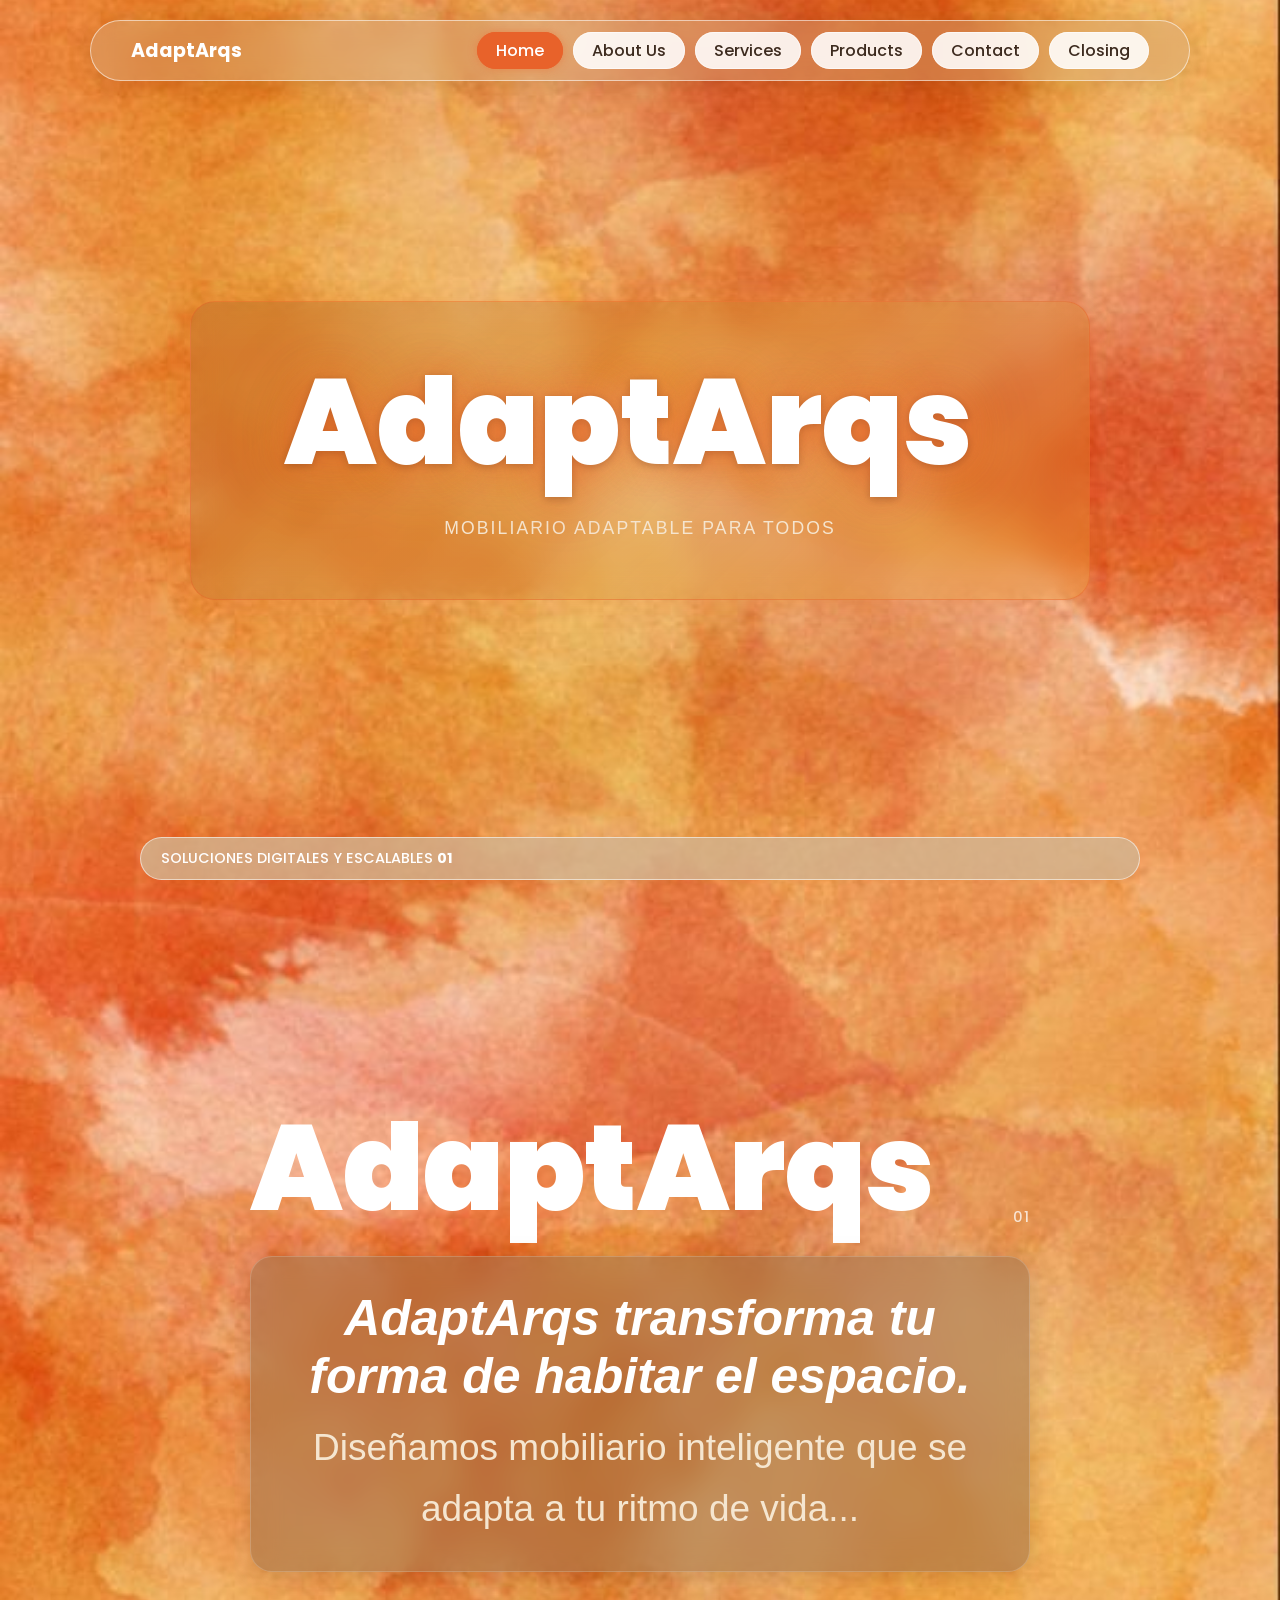
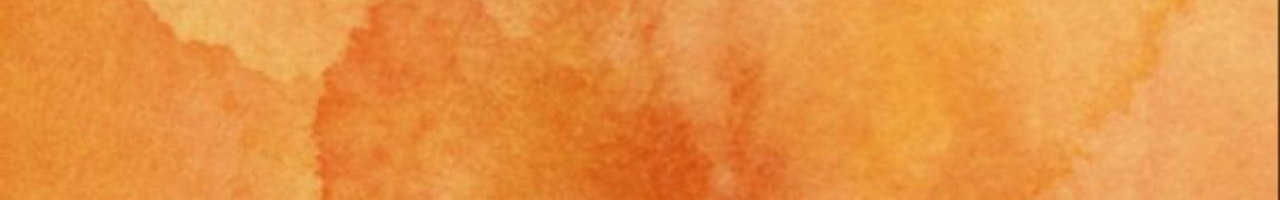
<file: index.html>
<!DOCTYPE html>
<html lang="es">
<head>
  <meta charset="UTF-8">
  <meta name="viewport" content="width=device-width, initial-scale=1.0">
  <title>AdaptArqs | Mobiliario Adaptable Para Todos</title>
  <link rel="stylesheet" href="style.css">
  <link rel="stylesheet" href="https://fonts.googleapis.com/css2?family=Montserrat:wght@700;900&display=swap">
  <style>
    /* ------ Sección descriptiva en index ------ */
    .home-desc-section {
      min-height: 100vh;
      padding: 100px 6% 120px;
      display: flex;
      flex-direction: column;
      justify-content: center;
      gap: 28px;
    }

    .home-title-row {
      display: flex;
      justify-content: space-between;
      align-items: flex-end;
      max-width: 780px;
      margin: 0 auto;
      width: 100%;
    }

    .home-title-row h1 {
      font-size: 120px;
      font-weight: 900;
      color: #ffffff;
      line-height: 1;
      letter-spacing: -0.5px;
      font-family: 'Montserrat', sans-serif;
    }

    .home-page-num {
      font-size: 0.9rem;
      font-weight: 500;
      color: rgba(255,255,255,0.75);
      letter-spacing: 0.08em;
    }

    .home-desc-card {
      background: rgba(160, 115, 75, 0.55);
      backdrop-filter: blur(14px);
      border-radius: 22px;
      padding: 32px 48px;
      max-width: 780px;
      margin: 0 auto;
      width: 100%;
      box-shadow: 0 4px 25px rgba(60,30,10,0.18);
      border: 1px solid rgba(255,255,255,0.18);
    }

    .home-desc-card .lead {
      font-size: 50px;
      font-weight: 700;
      color: #ffffff;
      text-align: center;
      margin-bottom: 12px;
      font-family: Arial, sans-serif;
      font-style: italic;
    }

    .home-desc-card .sub {
      font-size: 37px;
      font-weight: 400;
      color: #f5e6d0;
      text-align: center;
      line-height: 1.65;
      font-family: 'Rotis Sans Serif', 'Arial', sans-serif;
    }

    /* ── Responsive ── */
    .home-desc-section { scroll-snap-align: start; }

    @media (max-width: 768px) {
      .home-desc-section { padding: 80px 5% 80px; min-height: auto; }
      .home-title-row { max-width: 100%; }
      .home-title-row h1 { font-size: 2.4rem; }
      .home-desc-card { max-width: 100%; padding: 22px 20px; }
      .home-desc-card .lead { font-size: 1.2rem; }
      .home-desc-card .sub  { font-size: 1rem; }
    }

    @media (max-width: 480px) {
      .home-title-row h1 { font-size: 1.8rem; }
      .home-desc-card .lead { font-size: 1rem; }
      .home-desc-card .sub  { font-size: 0.9rem; }
    }
  </style>
</head>
<body>

  <!-- NAVBAR -->
  <header class="navbar">
    <div class="logo">AdaptArqs</div>
    <nav>
      <ul class="nav-links">
        <li><a href="#" class="active">Home</a></li>
        <li><a href="about.html">About Us</a></li>
        <li><a href="services.html">Services</a></li>
        <li><a href="products.html">Products</a></li>
        <li><a href="contact.html">Contact</a></li>
        <li><a href="closing.html">Closing</a></li>
      </ul>
    </nav>
  </header>

  <!-- 🏠 HOME SECTION -->
  <section class="hero">
    <div class="hero-content">
      <h1>AdaptArqs</h1>
      <p>MOBILIARIO ADAPTABLE PARA TODOS</p>
    </div>
  </section>

  <!-- ✨ DESCRIPCIÓN (antes About Us) -->
  <section class="home-desc-section">
    <div class="home-title-row">
      <h1>AdaptArqs</h1>
      <span class="home-page-num">01</span>
    </div>
    <div class="home-desc-card">
      <p class="lead">AdaptArqs transforma tu forma de habitar el espacio.</p>
      <p class="sub">Diseñamos mobiliario inteligente que se<br>adapta a tu ritmo de vida...</p>
    </div>
  </section>

  <!-- FOOTER -->
  <footer class="footer">
    <p>SOLUCIONES DIGITALES Y ESCALABLES <span>01</span></p>
  </footer>

  <script src="script.js"></script>
</body>
</html>
</file>
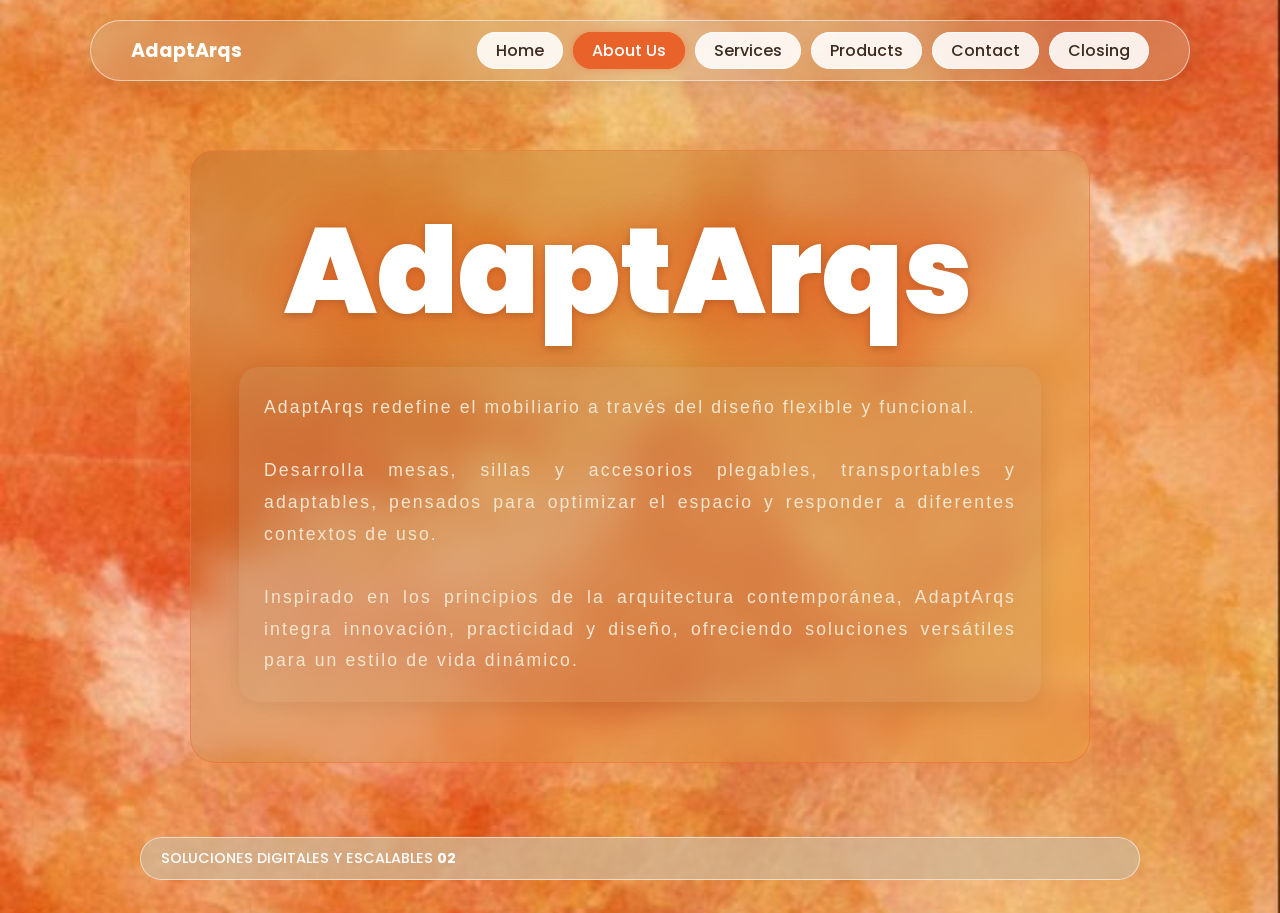
<file: about.html>
<!DOCTYPE html>
<html lang="es">
<head>
  <meta charset="UTF-8">
  <meta name="viewport" content="width=device-width, initial-scale=1.0">
  <title>AdaptArqs | About Us</title>
  <link rel="stylesheet" href="style.css">
</head>
<body>

  <!-- NAVBAR -->
  <header class="navbar">
    <div class="logo">AdaptArqs</div>
    <nav>
      <ul class="nav-links">
        <li><a href="index.html">Home</a></li>
        <li><a href="about.html" class="active">About Us</a></li>
        <li><a href="services.html">Services</a></li>
        <li><a href="products.html">Products</a></li>
        <li><a href="contact.html">Contact</a></li>
        <li><a href="closing.html">Closing</a></li>
      </ul>
    </nav>
  </header>

  <!-- 💡 PROPUESTA / DESCRIPCIÓN -->
  <section class="hero hero2">
    <div class="hero-content">
      <h1>AdaptArqs</h1>
      <p class="subtext">
        AdaptArqs redefine el mobiliario a través del diseño flexible y funcional.<br><br>
        Desarrolla mesas, sillas y accesorios plegables, transportables y adaptables, pensados para optimizar el espacio y responder a diferentes contextos de uso.<br><br>
        Inspirado en los principios de la arquitectura contemporánea, AdaptArqs integra innovación, practicidad y diseño, ofreciendo soluciones versátiles para un estilo de vida dinámico.
      </p>
    </div>
  </section>
<!--
  WHO WE ARE
  <section class="about">
    <div class="about-container">
      <div class="about-text">
        <h2>WHO WE ARE?</h2>
        <p>
          Somos un equipo de arquitectos innovadores que desarrollamos un catálogo inteligente
          de mobiliario plegable y multifuncional, diseñado para optimizar espacios y adaptarse a
          distintas formas de habitar.
        </p>
      </div>

      <div class="about-team">
        <div class="member">
          <img src="./Media/giovannis.jpg" alt="Giovannis">
          <span>Giovannis</span>
        </div>
        <div class="member">
          <img src="./Media/sandri.jpg" alt="Sandri">
          <span>Sandri</span>
        </div>
        <div class="member">
          <img src="./Media/Juan.jpg" alt="Juan">
          <span>Juan</span>
        </div>
        <div class="member">
          <img src="./Media/Shirly.jpeg" alt="Shirly">
          <span>Shirly</span>
        </div>
      </div>
    </div>
  </section>
--> 

  <!-- FOOTER -->
  <footer class="footer">
    <p>SOLUCIONES DIGITALES Y ESCALABLES <span>02</span></p>
  </footer>

  <script src="script.js"></script>
</body>
</html>
</file>
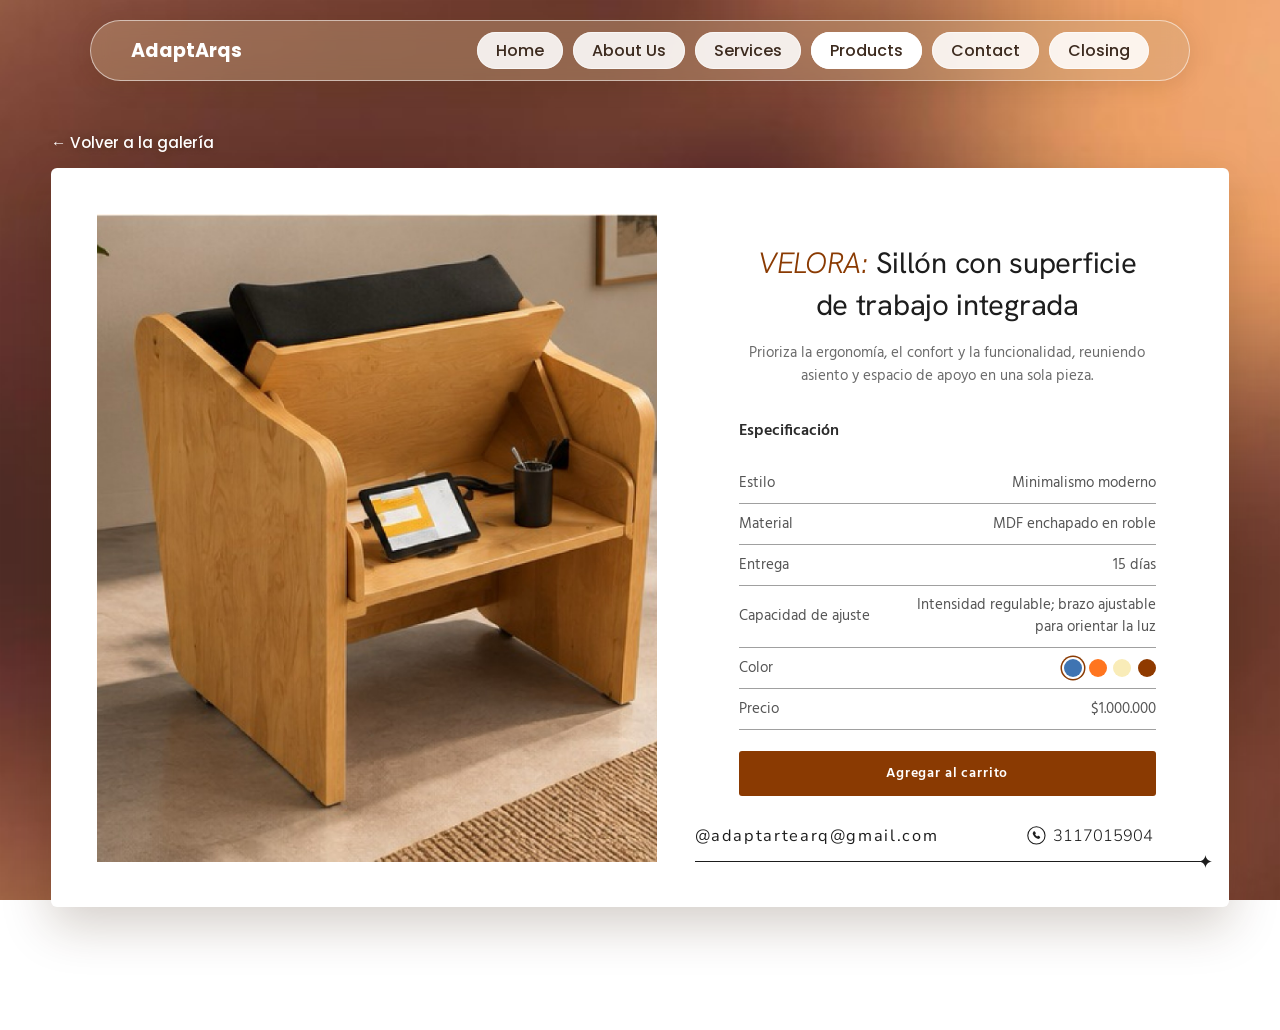
<file: buy.html>
<!DOCTYPE html>
<html lang="es">
<head>
  <meta charset="UTF-8">
  <meta name="viewport" content="width=device-width, initial-scale=1.0">
  <title>AdaptArqs | Producto</title>
  <link rel="preconnect" href="https://fonts.googleapis.com">
  <link rel="preconnect" href="https://fonts.gstatic.com" crossorigin>
  <link rel="stylesheet" href="https://fonts.googleapis.com/css2?family=Hanken+Grotesk:ital,wght@0,300;0,400;1,300;1,400&family=Hind:wght@400;600&family=Nunito+Sans:wght@300;400&display=swap">
  <link rel="stylesheet" href="style_buy.css">
</head>
<body>

  <header class="navbar">
    <div class="logo">AdaptArqs</div>
    <nav>
      <ul class="nav-links">
        <li><a href="index.html">Home</a></li>
        <li><a href="about.html">About Us</a></li>
        <li><a href="services.html">Services</a></li>
        <li><a href="products.html" class="active">Products</a></li>
        <li><a href="contact.html">Contact</a></li>
        <li><a href="closing.html">Closing</a></li>
      </ul>
    </nav>
  </header>

  <!-- 📄 FICHA DE PRODUCTO (mismo formato del catálogo) -->
  <main class="sheet-page">
    <a class="sheet-back" href="products.html">&#8592; Volver a la galería</a>

    <article class="sheet">
      <div class="sheet-photo">
        <img id="sheetImage" alt="">
      </div>

      <div class="sheet-info">
        <h1 class="sheet-title"><em id="sheetName"></em> <span id="sheetSubtitle"></span></h1>
        <p class="sheet-desc" id="sheetDesc"></p>

        <h2 class="sheet-spec-title">Especificación</h2>
        <dl class="sheet-specs">
          <div class="spec-row"><dt>Estilo</dt><dd id="specStyle"></dd></div>
          <div class="spec-row"><dt>Material</dt><dd id="specMaterial"></dd></div>
          <div class="spec-row"><dt>Entrega</dt><dd id="specDelivery"></dd></div>
          <div class="spec-row"><dt>Capacidad de ajuste</dt><dd id="specAdjust"></dd></div>
          <div class="spec-row" id="colorRow"><dt>Color</dt><dd class="swatches" id="swatches"></dd></div>
          <div class="spec-row"><dt>Precio</dt><dd id="specPrice"></dd></div>
        </dl>

        <button class="sheet-add" id="addToCartBtn">Agregar al carrito</button>

        <footer class="sheet-contact">
          <a href="mailto:adaptartearq@gmail.com">@adaptartearq@gmail.com</a>
          <a href="tel:+573117015904" class="sheet-phone">
            <svg viewBox="0 0 24 24" aria-hidden="true"><circle cx="12" cy="12" r="11" fill="none" stroke="currentColor" stroke-width="1.4"/><path d="M8.6 6.8c.4-.3 1-.3 1.3.1l1.2 1.6c.3.4.3.9-.1 1.3l-.7.7c.5 1.2 1.4 2.2 2.6 2.8l.7-.7c.4-.4.9-.4 1.3-.1l1.6 1.2c.4.3.5.9.1 1.3l-.8.9c-.6.6-1.5.8-2.3.5-2.8-1.1-5-3.3-6.1-6.1-.3-.8-.1-1.7.5-2.3z" fill="currentColor"/></svg>
            3117015904
          </a>
          <svg class="sheet-spark" viewBox="0 0 24 24" aria-hidden="true"><path d="M12 0c.6 6.5 5.5 11.4 12 12-6.5.6-11.4 5.5-12 12-.6-6.5-5.5-11.4-12-12C6.5 11.4 11.4 6.5 12 0z"/></svg>
        </footer>
      </div>
    </article>
  </main>

  <script src="productos.js"></script>
  <script src="buy.js"></script>
  <script src="script.js"></script>
</body>
</html>
</file>
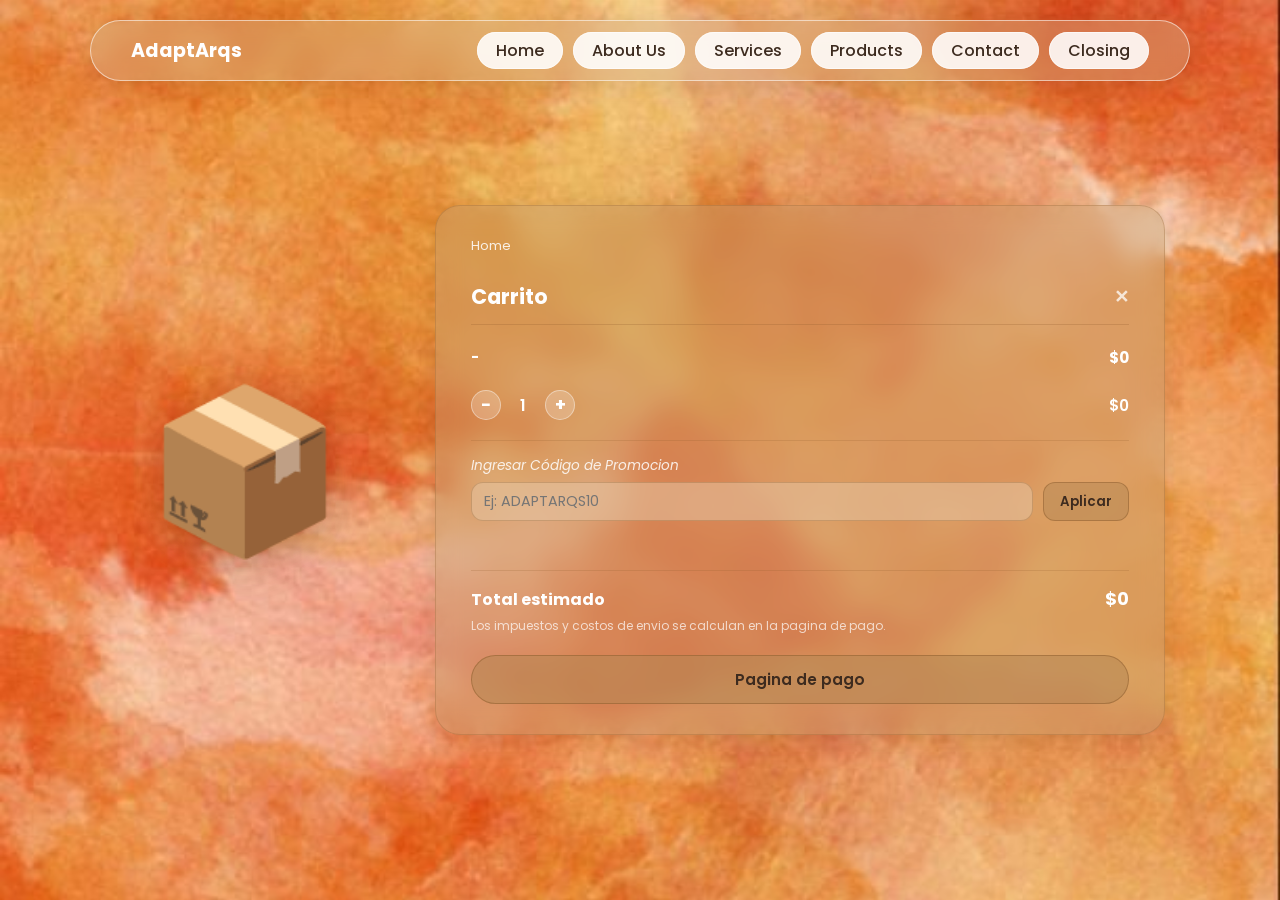
<file: cart.html>
<!DOCTYPE html>
<html lang="es">
<head>
  <meta charset="UTF-8">
  <meta name="viewport" content="width=device-width, initial-scale=1.0">
  <title>AdaptArqs | Carrito</title>
  <link rel="stylesheet" href="style.css">
  <style>
    /* ---- CART PAGE ESPECÍFICO ---- */
    .cart-page {
      min-height: 100vh;
      display: flex;
      justify-content: center;
      align-items: center;
      padding: 140px 20px 100px;
    }

    .cart-wrapper {
      display: flex;
      align-items: center;
      gap: 60px;
      width: 90%;
      max-width: 1050px;
      flex-wrap: wrap;
    }

    /* Caja decorativa izquierda */
    .cart-box-img {
      flex: 0 0 260px;
      display: flex;
      justify-content: center;
      align-items: center;
    }

    .cart-box-img .box-emoji {
      font-size: 10rem;
      filter: drop-shadow(0 8px 20px rgba(80,45,15,0.3));
      animation: float 3s ease-in-out infinite;
    }

    @keyframes float {
      0%, 100% { transform: translateY(0); }
      50%       { transform: translateY(-12px); }
    }

    /* Panel del carrito */
    .cart-panel {
      flex: 1;
      min-width: 320px;
      background: rgba(195, 155, 110, 0.42);
      backdrop-filter: blur(12px);
      border-radius: 25px;
      border: 1px solid rgba(139, 90, 43, 0.28);
      box-shadow: 0 4px 25px rgba(80,45,15,0.15);
      padding: 30px 35px;
    }

    .cart-header {
      display: flex;
      justify-content: space-between;
      align-items: center;
      border-bottom: 1px solid rgba(139,90,43,0.25);
      padding-bottom: 12px;
      margin-bottom: 20px;
    }

    .cart-header h2 {
      font-size: 1.3rem;
      font-weight: 700;
      color: #ffffff;
    }

    .cart-close {
      font-size: 1.1rem;
      color: rgba(255,255,255,0.75);
      cursor: pointer;
      text-decoration: none;
      font-weight: 600;
    }

    /* Fila del producto */
    .cart-item {
      display: flex;
      justify-content: space-between;
      align-items: center;
      gap: 20px;
      margin-bottom: 20px;
    }

    .cart-item-name {
      font-size: 0.9rem;
      font-weight: 700;
      color: #ffffff;
      text-transform: uppercase;
      letter-spacing: 0.04em;
      flex: 1;
    }

    .cart-item-pricing {
      text-align: right;
    }

    .price-original {
      font-size: 0.85rem;
      color: rgba(255,255,255,0.6);
      text-decoration: line-through;
      margin-right: 6px;
    }

    .price-current {
      font-size: 0.95rem;
      font-weight: 700;
      color: #ffffff;
    }

    /* Selector de cantidad */
    .qty-row {
      display: flex;
      align-items: center;
      gap: 12px;
      margin-bottom: 20px;
    }

    .qty-btn {
      width: 30px;
      height: 30px;
      border-radius: 50%;
      border: 1px solid rgba(255,255,255,0.4);
      background: rgba(255,255,255,0.22);
      color: #ffffff;
      font-size: 1.1rem;
      font-weight: 700;
      cursor: pointer;
      display: flex;
      align-items: center;
      justify-content: center;
      transition: 0.2s;
    }

    .qty-btn:hover { background: rgba(255,255,255,0.4); }

    #qty-display {
      font-size: 1rem;
      font-weight: 600;
      color: #ffffff;
      min-width: 20px;
      text-align: center;
    }

    /* Subtotal por ítem (alineado derecha) */
    .item-subtotal {
      margin-left: auto;
      font-weight: 600;
      color: #ffffff;
      font-size: 0.95rem;
    }

    /* Separador */
    .cart-divider {
      border: none;
      border-top: 1px solid rgba(139,90,43,0.2);
      margin: 15px 0;
    }

    /* Código promo */
    .promo-label {
      font-size: 0.85rem;
      color: rgba(255,255,255,0.85);
      margin-bottom: 6px;
      display: block;
      font-style: italic;
    }

    .promo-row {
      display: flex;
      gap: 10px;
      margin-bottom: 18px;
    }

    .promo-input {
      flex: 1;
      padding: 8px 12px;
      border-radius: 12px;
      border: 1px solid rgba(139,90,43,0.3);
      background: rgba(230,200,165,0.5);
      color: #3d2b1f;
      font-size: 0.9rem;
      font-family: 'Poppins', sans-serif;
    }

    .promo-btn {
      padding: 8px 16px;
      border-radius: 12px;
      border: 1px solid rgba(139,90,43,0.45);
      background: rgba(180,135,85,0.5);
      color: #3d2b1f;
      font-weight: 600;
      cursor: pointer;
      font-family: 'Poppins', sans-serif;
      transition: 0.2s;
    }

    .promo-btn:hover { background: rgba(255,255,255,0.45); }
    .promo-msg { font-size: 0.78rem; color: rgba(255,255,255,0.8); margin-bottom: 10px; min-height: 16px; }

    /* Total */
    .total-row {
      display: flex;
      justify-content: space-between;
      align-items: center;
      margin-bottom: 5px;
    }

    .total-label { font-weight: 700; font-size: 1rem; color: #ffffff; }
    .total-amount { font-weight: 700; font-size: 1.1rem; color: #ffffff; }

    .tax-note { font-size: 0.75rem; color: rgba(255,255,255,0.7); margin-bottom: 20px; }

    /* Botones de acción */
    .cart-actions { display: flex; flex-direction: column; gap: 10px; }

    .btn-payment {
      display: block;
      text-align: center;
      padding: 12px;
      border-radius: 25px;
      font-size: 0.95rem;
      font-weight: 600;
      cursor: pointer;
      font-family: 'Poppins', sans-serif;
      transition: 0.3s;
      text-decoration: none;
      background: rgba(180,135,85,0.55);
      color: #3d2b1f;
      border: 1px solid rgba(139,90,43,0.5);
    }

    .btn-payment:hover { background: rgba(160,120,80,0.75); }

    .btn-view-cart {
      display: block;
      text-align: center;
      padding: 12px;
      border-radius: 25px;
      font-size: 0.95rem;
      font-weight: 600;
      cursor: pointer;
      font-family: 'Poppins', sans-serif;
      transition: 0.3s;
      text-decoration: none;
      background: rgba(100,65,30,0.7);
      color: #f5e6d0;
      border: 1px solid rgba(80,45,10,0.6);
    }

    .btn-view-cart:hover { background: rgba(80,45,10,0.9); }

    .cart-breadcrumb {
      font-size: 0.82rem;
      color: rgba(255,255,255,0.7);
      margin-bottom: 25px;
    }
    .cart-breadcrumb a { color: rgba(255,255,255,0.85); text-decoration: none; }
    .cart-breadcrumb a:hover { text-decoration: underline; }

    /* ── RESPONSIVE ── */
    @media (max-width: 768px) {
      body { background-attachment: scroll; }

      .cart-page { padding: 110px 16px 80px; align-items: flex-start; }

      .cart-wrapper {
        flex-direction: column;
        align-items: center;
        width: 100%;
        gap: 24px;
      }

      .cart-box-img { display: none; } /* ocultar emoji en móvil */

      .cart-panel { min-width: unset; width: 100%; padding: 22px 18px; }

      .cart-header h2 { font-size: 1.1rem; }
    }

    @media (max-width: 480px) {
      .cart-page { padding: 100px 12px 60px; }
      .btn-payment { font-size: 0.88rem; padding: 10px; }
    }
  </style>
</head>
<body>

  <!-- NAVBAR -->
  <header class="navbar">
    <div class="logo">AdaptArqs</div>
    <nav>
      <ul class="nav-links">
        <li><a href="index.html">Home</a></li>
        <li><a href="about.html">About Us</a></li>
        <li><a href="services.html">Services</a></li>
        <li><a href="products.html">Products</a></li>
        <li><a href="contact.html">Contact</a></li>
        <li><a href="closing.html">Closing</a></li>
      </ul>
    </nav>
  </header>

  <!-- CART CONTENT -->
  <main class="cart-page">
    <div class="cart-wrapper">

      <!-- Imagen decorativa: caja -->
      <div class="cart-box-img">
        <span class="box-emoji">📦</span>
      </div>

      <!-- Panel del carrito -->
      <div class="cart-panel">

        <div class="cart-breadcrumb"><a href="index.html">Home</a></div>

        <div class="cart-header">
          <h2>Carrito</h2>
          <a class="cart-close" href="products.html" title="Seguir comprando">✕</a>
        </div>

        <!-- Producto -->
        <div class="cart-item">
          <span class="cart-item-name" id="cartProductName">-</span>
          <div class="cart-item-pricing">
            <span class="price-original" id="cartOriginalPrice">$0</span>
            <span class="price-current" id="cartCurrentPrice">$0</span>
          </div>
        </div>

        <!-- Cantidad -->
        <div class="qty-row">
          <button class="qty-btn" id="qtyMinus">−</button>
          <span id="qty-display">1</span>
          <button class="qty-btn" id="qtyPlus">+</button>
          <span class="item-subtotal" id="itemSubtotal">$0</span>
        </div>

        <hr class="cart-divider">

        <!-- Código de promoción -->
        <span class="promo-label">Ingresar Código de Promocion</span>
        <div class="promo-row">
          <input type="text" class="promo-input" id="promoCode" placeholder="Ej: ADAPTARQS10">
          <button class="promo-btn" id="applyPromo">Aplicar</button>
        </div>
        <div class="promo-msg" id="promoMsg"></div>

        <hr class="cart-divider">

        <!-- Total -->
        <div class="total-row">
          <span class="total-label">Total estimado</span>
          <span class="total-amount" id="cartTotal">$0</span>
        </div>
        <p class="tax-note">Los impuestos y costos de envio se calculan en la pagina de pago.</p>

        <!-- Botones -->
        <div class="cart-actions">
          <a class="btn-payment" id="goToPayment" href="checkout.html">Pagina de pago</a>
        </div>

      </div>
    </div>
  </main>

  <script src="productos.js"></script>
  <script src="cart.js"></script>
</body>
</html>
</file>
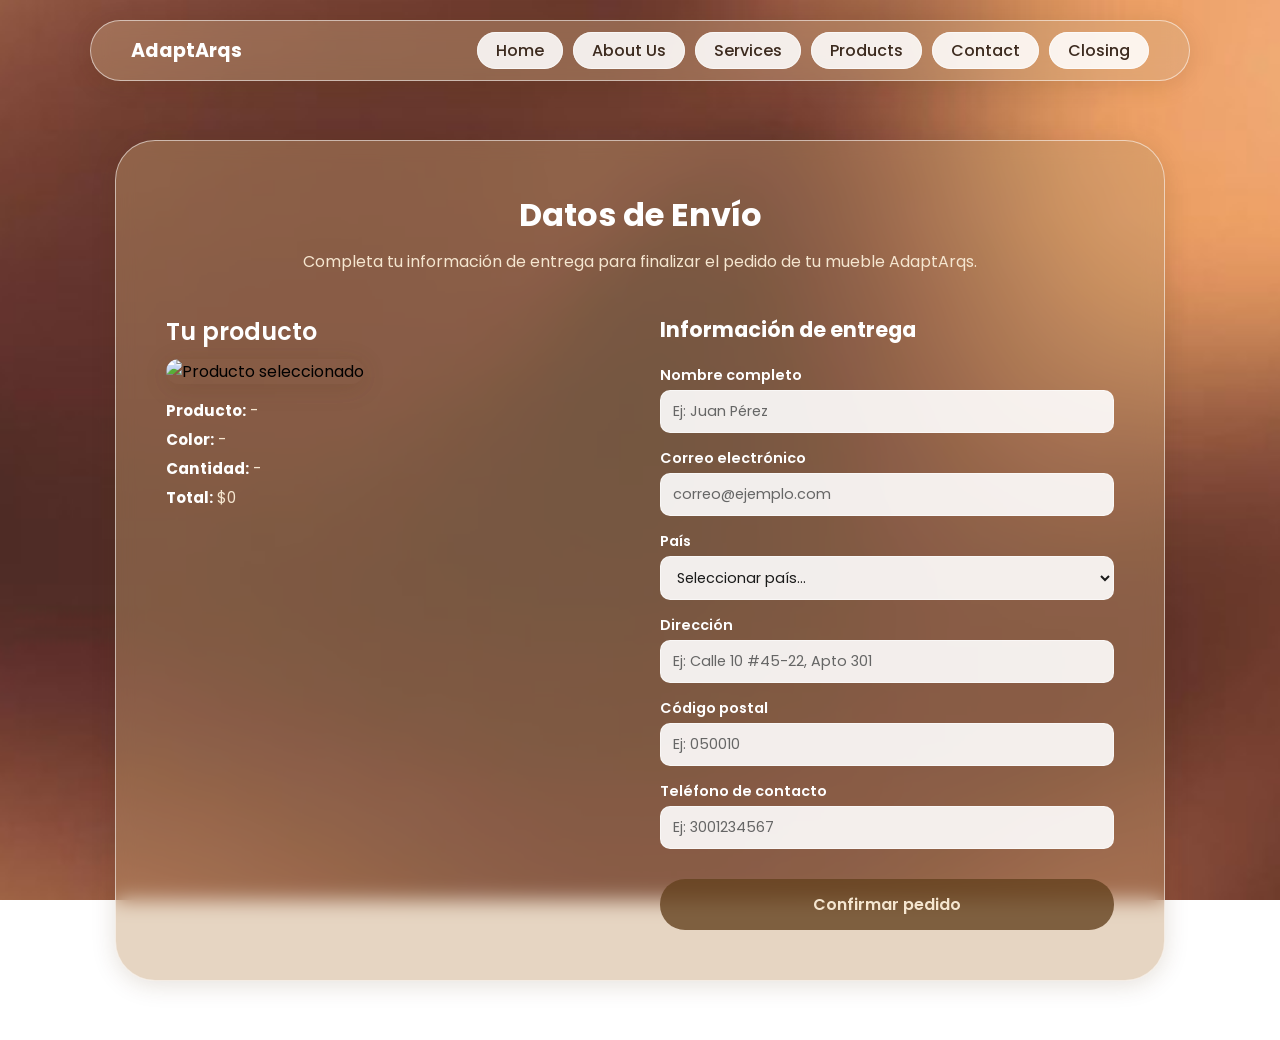
<file: checkout.html>
<!DOCTYPE html>
<html lang="es">
<head>
  <meta charset="UTF-8">
  <meta name="viewport" content="width=device-width, initial-scale=1.0">
  <title>AdaptArqs | Datos de Envío</title>
  <link rel="stylesheet" href="checkout.css">
  <style>
    /* Inputs con texto negro */
    .input-group input,
    .input-group select {
      color: #1a1a1a !important;
      background: rgba(255, 255, 255, 0.90) !important;
    }
    .input-group input::placeholder { color: #666; }
    .input-group select option { color: #1a1a1a; background: #fff; }
  </style>
</head>
<body>

  <!-- NAVBAR -->
  <header class="navbar">
    <div class="logo">AdaptArqs</div>
    <nav>
      <ul class="nav-links">
        <li><a href="index.html">Home</a></li>
        <li><a href="about.html">About Us</a></li>
        <li><a href="services.html">Services</a></li>
        <li><a href="products.html">Products</a></li>
        <li><a href="contact.html">Contact</a></li>
        <li><a href="closing.html">Closing</a></li>
      </ul>
    </nav>
  </header>

  <div class="checkout-box">
    <h1>Datos de Envío</h1>
    <p class="desc">Completa tu información de entrega para finalizar el pedido de tu mueble AdaptArqs.</p>

    <div class="checkout-container">

      <!-- Resumen del producto -->
      <div class="product-summary" id="productSummary">
        <h2>Tu producto</h2>
        <div id="mediaContainer">
          <img id="productImage" alt="Producto seleccionado">
        </div>
        <div class="details">
          <p><strong>Producto:</strong> <span id="productName">-</span></p>
          <p id="colorRow"><strong>Color:</strong> <span id="productColor">-</span></p>
          <p><strong>Cantidad:</strong> <span id="productQuantity">-</span></p>
          <p><strong>Total:</strong> <span id="productTotal">$0</span></p>
        </div>
      </div>

      <!-- Formulario de envío -->
      <div class="payment-form">
        <h2>Información de entrega</h2>
        <form id="shippingForm">

          <div class="input-group">
            <label for="fullName">Nombre completo</label>
            <input type="text" id="fullName" placeholder="Ej: Juan Pérez" required>
          </div>

          <div class="input-group">
            <label for="email">Correo electrónico</label>
            <input type="email" id="email" placeholder="correo@ejemplo.com" required>
          </div>

          <!-- País -->
          <div class="input-group">
            <label for="country">País</label>
            <select id="country" required>
              <option value="">Seleccionar país...</option>
              <option value="Colombia">Colombia</option>
              <option value="México">México</option>
              <option value="Venezuela">Venezuela</option>
              <option value="Ecuador">Ecuador</option>
              <option value="Perú">Perú</option>
              <option value="Chile">Chile</option>
              <option value="Argentina">Argentina</option>
            </select>
          </div>

          <!-- Departamento (se llena dinámicamente) -->
          <div class="input-group" id="deptGroup" style="display:none;">
            <label for="department">Departamento / Estado</label>
            <select id="department" required>
              <option value="">Seleccionar departamento...</option>
            </select>
          </div>

          <!-- Ciudad (se llena dinámicamente) -->
          <div class="input-group" id="cityGroup" style="display:none;">
            <label for="city">Ciudad</label>
            <select id="city" required>
              <option value="">Seleccionar ciudad...</option>
            </select>
          </div>

          <div class="input-group">
            <label for="address">Dirección</label>
            <input type="text" id="address" placeholder="Ej: Calle 10 #45-22, Apto 301" required>
          </div>

          <div class="input-group">
            <label for="zipCode">Código postal</label>
            <input type="text" id="zipCode" placeholder="Ej: 050010" maxlength="10">
          </div>

          <div class="input-group">
            <label for="phone">Teléfono de contacto</label>
            <input type="text" id="phone" placeholder="Ej: 3001234567" required>
          </div>

          <button type="submit" class="btn-confirm">Confirmar pedido</button>
        </form>
      </div>

    </div>
  </div>

  <script src="productos.js"></script>
  <script src="checkout.js"></script>
  <script>
    // === Datos de departamentos y ciudades por país ===
    const geoData = {
      "Colombia": {
        "Amazonas":               ["Leticia","Puerto Nariño","La Chorrera"],
        "Antioquia":              ["Medellín","Bello","Itagüí","Envigado","Rionegro","Apartadó","Turbo","Caucasia","Marinilla","Sabaneta"],
        "Arauca":                 ["Arauca","Arauquita","Fortul","Puerto Rondón","Saravena","Tame"],
        "Atlántico":              ["Barranquilla","Soledad","Malambo","Sabanalarga","Baranoa","Galapa","Manatí","Palmar de Varela"],
        "Bogotá D.C.":            ["Bogotá"],
        "Bolívar":                ["Cartagena","Magangué","Turbaco","El Carmen de Bolívar","Mompox","San Juan Nepomuceno","Arjona"],
        "Boyacá":                 ["Tunja","Duitama","Sogamoso","Chiquinquirá","Paipa","Moniquirá","Villa de Leyva","Yopal"],
        "Caldas":                 ["Manizales","La Dorada","Chinchiná","Riosucio","Anserma","Manzanares","Villamaría"],
        "Caquetá":                ["Florencia","San Vicente del Caguán","Puerto Rico","Belén de los Andaquíes","Cartagena del Chairá"],
        "Casanare":               ["Yopal","Aguazul","Villanueva","Tauramena","Orocué","San Luis de Palenque"],
        "Cauca":                  ["Popayán","Santander de Quilichao","Puerto Tejada","Patía","Bolívar","El Tambo","Miranda"],
        "Cesar":                  ["Valledupar","Aguachica","Bosconia","Codazzi","La Paz","El Copey","Chimichagua"],
        "Chocó":                  ["Quibdó","Istmina","Riosucio","Unguía","Nuquí","Bahía Solano","Tadó"],
        "Córdoba":                ["Montería","Lorica","Cereté","Sahagún","Montelíbano","Planeta Rica","Tierralta","Ciénaga de Oro"],
        "Cundinamarca":           ["Soacha","Facatativá","Zipaquirá","Chía","Fusagasugá","Mosquera","Madrid","Funza","Cajicá"],
        "Guainía":                ["Inírida","Barranco Minas","Mapiripana"],
        "Guaviare":               ["San José del Guaviare","El Retorno","Calamar","Miraflores"],
        "Huila":                  ["Neiva","Pitalito","Garzón","La Plata","Campoalegre","Rivera","Palermo"],
        "La Guajira":             ["Riohacha","Maicao","Uribia","Manaure","Fonseca","Barrancas","Albania"],
        "Magdalena":              ["Santa Marta","Ciénaga","Fundación","El Banco","Aracataca","Plato","Pivijay"],
        "Meta":                   ["Villavicencio","Acacías","Granada","Puerto López","San Martín","Cumaral","Puerto Gaitán"],
        "Nariño":                 ["Pasto","Tumaco","Ipiales","Túquerres","La Unión","Samaniego","El Charco"],
        "Norte de Santander":     ["Cúcuta","Ocaña","Pamplona","Villa del Rosario","Los Patios","Tibú","El Zulia"],
        "Putumayo":               ["Mocoa","Puerto Asís","Orito","Valle del Guamuez","Puerto Caicedo","Sibundoy"],
        "Quindío":                ["Armenia","Calarcá","Montenegro","Quimbaya","Circasia","La Tebaida","Filandia"],
        "Risaralda":              ["Pereira","Dosquebradas","Santa Rosa de Cabal","La Virginia","Quinchía","Marsella"],
        "San Andrés y Providencia":["San Andrés","Providencia"],
        "Santander":              ["Bucaramanga","Floridablanca","Girón","Piedecuesta","Barrancabermeja","San Gil","Vélez","Socorro"],
        "Sucre":                  ["Sincelejo","Corozal","Sampués","San Marcos","Tolú","Lorica","Morroa"],
        "Tolima":                 ["Ibagué","Espinal","Melgar","Honda","Chaparral","Líbano","Girardot","Armero"],
        "Valle del Cauca":        ["Cali","Buenaventura","Palmira","Tuluá","Cartago","Buga","Jamundí","Yumbo","Candelaria"],
        "Vaupés":                 ["Mitú","Carurú","Taraira"],
        "Vichada":                ["Puerto Carreño","La Primavera","Cumaribo","Santa Rosalía"],
      },
      "México": {
        "Ciudad de México":  ["Cuauhtémoc","Iztapalapa","Gustavo A. Madero","Coyoacán","Xochimilco"],
        "Jalisco":           ["Guadalajara","Zapopan","Tlaquepaque","Tonalá","Puerto Vallarta"],
        "Nuevo León":        ["Monterrey","San Nicolás","Apodaca","Guadalupe","San Pedro Garza García"],
        "Estado de México":  ["Ecatepec","Nezahualcóyotl","Toluca","Naucalpan","Tlalnepantla"],
        "Puebla":            ["Puebla","Tehuacán","San Martín Texmelucan","Atlixco"],
        "Veracruz":          ["Veracruz","Xalapa","Córdoba","Coatzacoalcos","Poza Rica"],
        "Yucatán":           ["Mérida","Valladolid","Progreso","Tizimín"],
        "Guanajuato":        ["León","Irapuato","Guanajuato","Salamanca","Celaya"],
      },
      "Venezuela": {
        "Distrito Capital":  ["Caracas","Antimano","El Valle"],
        "Miranda":           ["Petare","Guarenas","Guatire","Baruta","Chacao"],
        "Zulia":             ["Maracaibo","Cabimas","Ciudad Ojeda","San Francisco"],
        "Carabobo":          ["Valencia","Puerto Cabello","Guacara","Naguanabo"],
        "Aragua":            ["Maracay","Turmero","La Victoria","Cagua"],
        "Lara":              ["Barquisimeto","Cabudare","El Tocuyo","Quíbor"],
      },
      "Ecuador": {
        "Pichincha":         ["Quito","Cayambe","Mejía","Rumiñahui","Pedro Moncayo"],
        "Guayas":            ["Guayaquil","Samborondón","Milagro","Durán","Daule"],
        "Azuay":             ["Cuenca","Gualaceo","Santa Isabel","Paute"],
        "Manabí":            ["Portoviejo","Manta","Chone","Jipijapa","Bahía de Caráquez"],
        "El Oro":            ["Machala","Santa Rosa","Pasaje","Huaquillas"],
      },
      "Perú": {
        "Lima":              ["Lima","Callao","San Juan de Lurigancho","San Martín de Porres","Ate"],
        "Arequipa":          ["Arequipa","Cayma","Cerro Colorado","Paucarpata","Socabaya"],
        "La Libertad":       ["Trujillo","Víctor Larco","El Porvenir","Florencia de Mora"],
        "Piura":             ["Piura","Castilla","Catacaos","Talara","Paita"],
        "Cusco":             ["Cusco","San Sebastián","Wanchaq","Santiago","Sicuani"],
      },
      "Chile": {
        "Región Metropolitana": ["Santiago","Puente Alto","Maipú","La Florida","Las Condes"],
        "Valparaíso":        ["Valparaíso","Viña del Mar","Quilpué","Villa Alemana","San Antonio"],
        "Biobío":            ["Concepción","Talcahuano","Los Ángeles","Coronel","Chiguayante"],
        "La Araucanía":      ["Temuco","Padre Las Casas","Victoria","Angol","Nueva Imperial"],
      },
      "Argentina": {
        "Buenos Aires":      ["La Plata","Mar del Plata","Quilmes","Lanús","General Pueyrredón"],
        "CABA":              ["Palermo","Belgrano","Recoleta","Caballito","San Telmo"],
        "Córdoba":           ["Córdoba","Villa María","Río Cuarto","San Francisco","Villa Carlos Paz"],
        "Santa Fe":          ["Rosario","Santa Fe","Rafaela","Venado Tuerto","Villa Gobernador Gálvez"],
        "Mendoza":           ["Mendoza","Godoy Cruz","San Rafael","Luján de Cuyo","Maipú"],
      }
    };

    const countrySelect = document.getElementById('country');
    const deptGroup     = document.getElementById('deptGroup');
    const deptSelect    = document.getElementById('department');
    const cityGroup     = document.getElementById('cityGroup');
    const citySelect    = document.getElementById('city');

    countrySelect.addEventListener('change', () => {
      const country = countrySelect.value;
      deptSelect.innerHTML = '<option value="">Seleccionar departamento...</option>';
      citySelect.innerHTML = '<option value="">Seleccionar ciudad...</option>';
      cityGroup.style.display = 'none';

      if (country && geoData[country]) {
        Object.keys(geoData[country]).forEach(dept => {
          const opt = document.createElement('option');
          opt.value = dept;
          opt.textContent = dept;
          deptSelect.appendChild(opt);
        });
        deptGroup.style.display = 'block';
      } else {
        deptGroup.style.display = 'none';
      }
    });

    deptSelect.addEventListener('change', () => {
      const country = countrySelect.value;
      const dept    = deptSelect.value;
      citySelect.innerHTML = '<option value="">Seleccionar ciudad...</option>';

      if (dept && geoData[country] && geoData[country][dept]) {
        geoData[country][dept].forEach(city => {
          const opt = document.createElement('option');
          opt.value = city;
          opt.textContent = city;
          citySelect.appendChild(opt);
        });
        cityGroup.style.display = 'block';
      } else {
        cityGroup.style.display = 'none';
      }
    });
  </script>
</body>
</html>
</file>
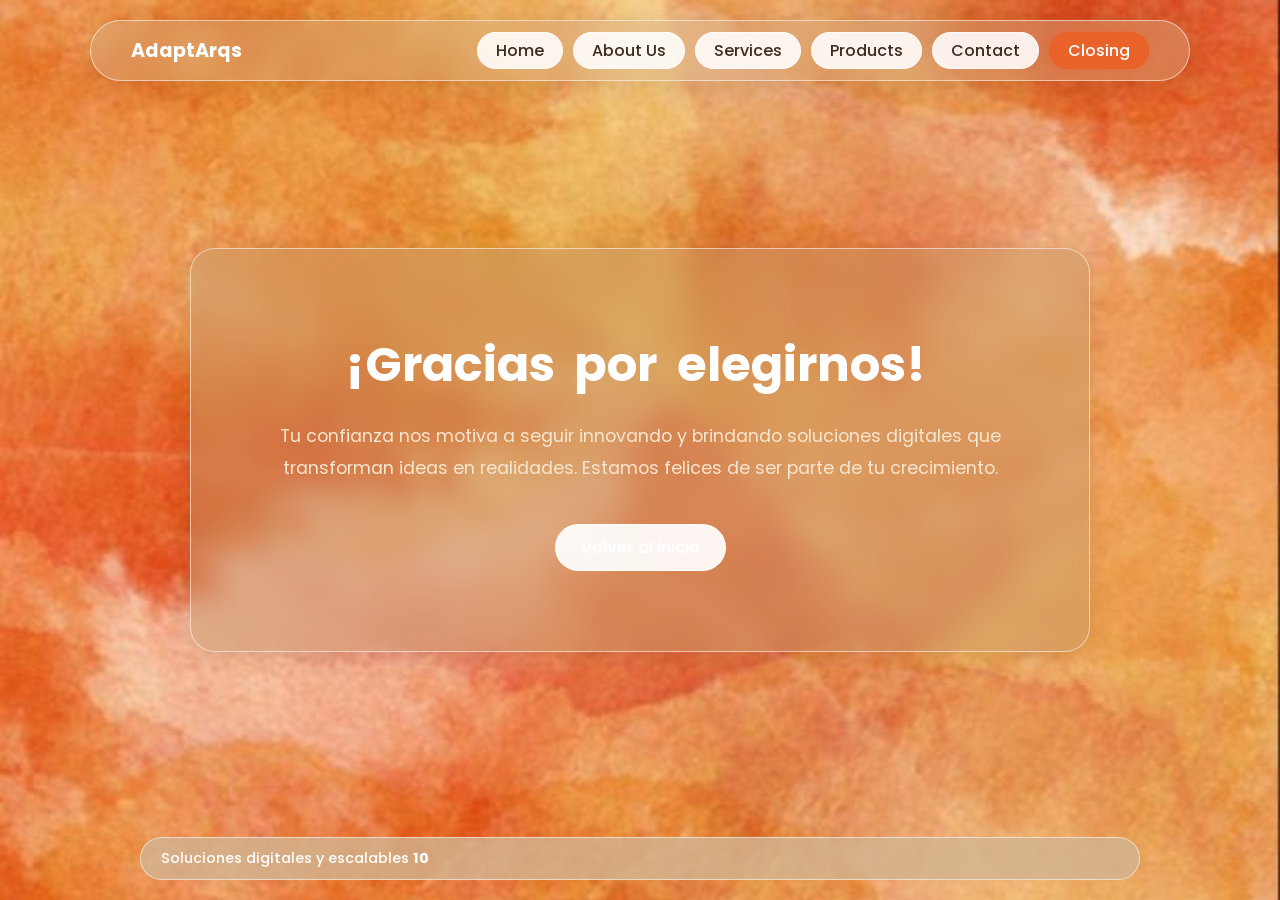
<file: closing.html>
<!DOCTYPE html>
<html lang="es">
<head>
  <meta charset="UTF-8">
  <meta name="viewport" content="width=device-width, initial-scale=1.0">
  <title>Closing | AdaptArqs</title>
  <link rel="stylesheet" href="style.css">
</head>
<body>

  <!-- NAVBAR -->
  <header class="navbar">
    <div class="logo">AdaptArqs</div>
    <nav>
      <ul class="nav-links">
        <li><a href="index.html">Home</a></li>
        <li><a href="about.html">About Us</a></li>
        <li><a href="services.html">Services</a></li>
        <li><a href="products.html">Products</a></li>
        <li><a href="contact.html">Contact</a></li>
        <li><a href="closing.html" class="active">Closing</a></li>
      </ul>
    </nav>
  </header>

  <!-- CONTENIDO PRINCIPAL -->
  <section class="closing">
    <div class="closing-container">
      <h1>¡Gracias por elegirnos!</h1>
      <p>Tu confianza nos motiva a seguir innovando y brindando soluciones digitales que transforman ideas en realidades. Estamos felices de ser parte de tu crecimiento.</p>
      <a href="index.html">Volver al inicio</a>
    </div>
  </section>

  <!-- FOOTER -->
  <footer class="footer">
    <p>Soluciones digitales y escalables <span>10</span></p>
  </footer>

  <script src="script.js"></script>
</body>
</html>
</file>
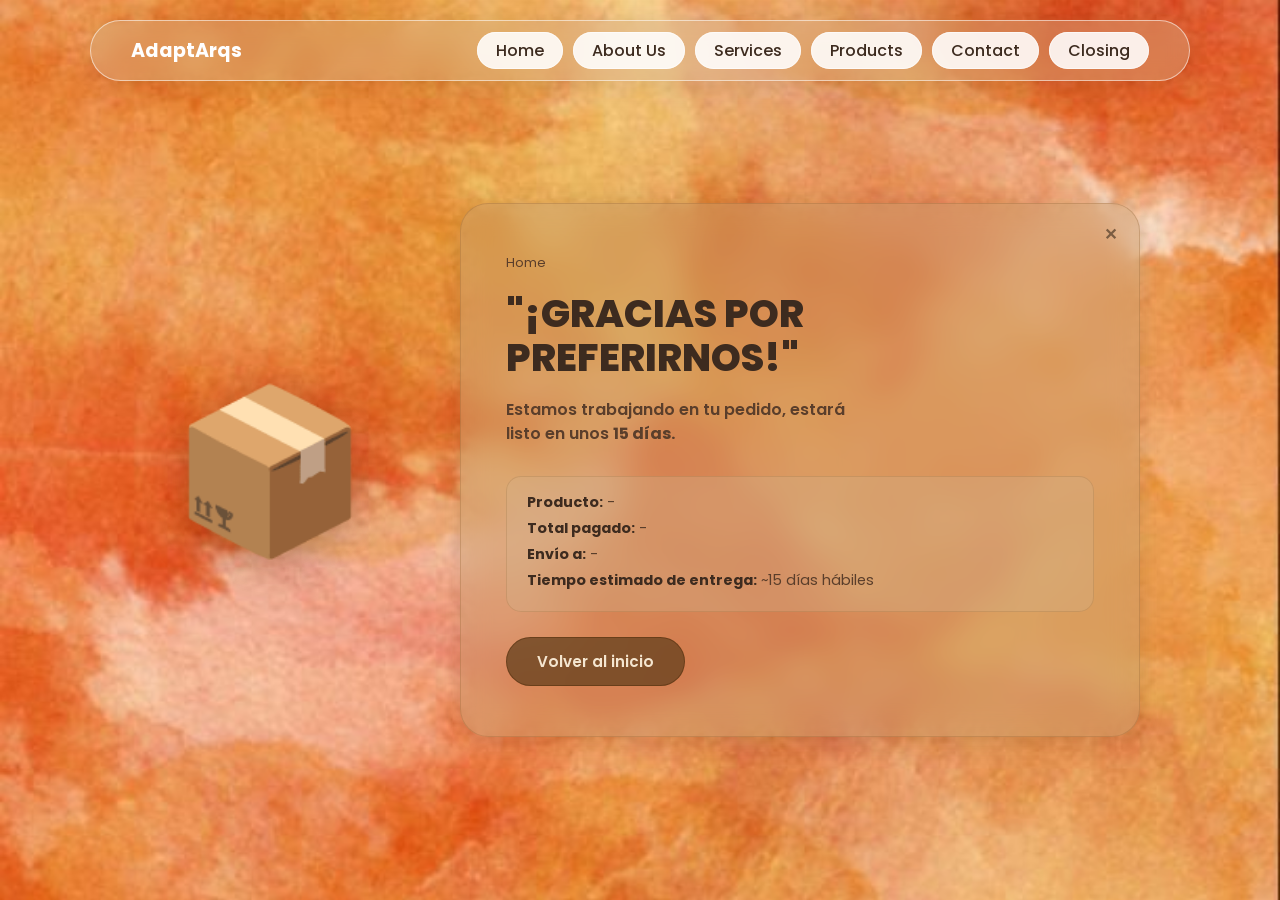
<file: confirm.html>
<!DOCTYPE html>
<html lang="es">
<head>
  <meta charset="UTF-8">
  <meta name="viewport" content="width=device-width, initial-scale=1.0">
  <title>AdaptArqs | ¡Pedido Confirmado!</title>
  <link rel="stylesheet" href="style.css">
  <style>
    .confirm-page {
      min-height: 100vh;
      display: flex;
      justify-content: center;
      align-items: center;
      padding: 140px 20px 100px;
    }

    .confirm-wrapper {
      display: flex;
      align-items: center;
      gap: 60px;
      width: 90%;
      max-width: 1000px;
      flex-wrap: wrap;
    }

    /* Caja animada izquierda */
    .confirm-box-img {
      flex: 0 0 260px;
      display: flex;
      justify-content: center;
      align-items: center;
    }

    .box-emoji-confirm {
      font-size: 10rem;
      filter: drop-shadow(0 8px 20px rgba(80,45,15,0.35));
      animation: floatBounce 2.4s ease-in-out infinite;
    }

    @keyframes floatBounce {
      0%, 100% { transform: translateY(0) rotate(-2deg); }
      50%       { transform: translateY(-14px) rotate(2deg); }
    }

    /* Panel de confirmación */
    .confirm-panel {
      flex: 1;
      min-width: 300px;
      background: rgba(195, 155, 110, 0.42);
      backdrop-filter: blur(14px);
      border-radius: 28px;
      border: 1px solid rgba(139, 90, 43, 0.28);
      box-shadow: 0 4px 25px rgba(80,45,15,0.18);
      padding: 50px 45px;
      position: relative;
    }

    .confirm-close {
      position: absolute;
      top: 18px;
      right: 22px;
      font-size: 1rem;
      color: #7a5c42;
      text-decoration: none;
      font-weight: 600;
    }

    .confirm-panel h1 {
      font-size: 2.4rem;
      font-weight: 800;
      color: #3d2b1f;
      line-height: 1.15;
      margin-bottom: 18px;
      text-transform: none;
    }

    .confirm-panel h1 em {
      font-style: normal;
      display: block;
    }

    .confirm-subtitle {
      font-size: 1rem;
      font-weight: 600;
      color: #5a3e2b;
      line-height: 1.5;
      margin-bottom: 30px;
    }

    .confirm-detail {
      background: rgba(210,175,135,0.35);
      border-radius: 15px;
      padding: 15px 20px;
      margin-bottom: 25px;
      border: 1px solid rgba(139,90,43,0.2);
    }

    .confirm-detail p {
      font-size: 0.9rem;
      color: #5a3e2b;
      margin-bottom: 5px;
    }

    .confirm-detail strong {
      color: #3d2b1f;
    }

    .btn-back-home {
      display: inline-block;
      padding: 12px 30px;
      border-radius: 50px;
      background: rgba(100, 65, 30, 0.75);
      color: #f5e6d0;
      text-decoration: none;
      font-weight: 600;
      font-size: 0.95rem;
      border: 1px solid rgba(80,45,10,0.5);
      transition: 0.3s;
    }

    .btn-back-home:hover { background: rgba(80,45,10,0.9); }

    .breadcrumb-confirm {
      font-size: 0.8rem;
      color: #7a5c42;
      margin-bottom: 20px;
    }
    .breadcrumb-confirm a { color: #5a3e2b; text-decoration: none; }

    /* ── RESPONSIVE ── */
    @media (max-width: 768px) {
      body { background-attachment: scroll; }

      .confirm-page { padding: 110px 16px 80px; align-items: flex-start; }

      .confirm-wrapper {
        flex-direction: column;
        align-items: center;
        width: 100%;
        gap: 24px;
      }

      .confirm-box-img { display: none; }

      .confirm-panel { padding: 32px 22px; min-width: unset; width: 100%; }

      .confirm-panel h1 { font-size: 1.8rem; }
      .confirm-subtitle { font-size: 0.95rem; }
    }

    @media (max-width: 480px) {
      .confirm-panel h1 { font-size: 1.4rem; }
      .confirm-panel { padding: 24px 16px; }
      .btn-back-home { font-size: 0.88rem; padding: 10px 22px; }
    }
  </style>
</head>
<body>

  <!-- NAVBAR -->
  <header class="navbar">
    <div class="logo">AdaptArqs</div>
    <nav>
      <ul class="nav-links">
        <li><a href="index.html">Home</a></li>
        <li><a href="about.html">About Us</a></li>
        <li><a href="services.html">Services</a></li>
        <li><a href="products.html">Products</a></li>
        <li><a href="contact.html">Contact</a></li>
        <li><a href="closing.html">Closing</a></li>
      </ul>
    </nav>
  </header>

  <main class="confirm-page">
    <div class="confirm-wrapper">

      <!-- Caja animada -->
      <div class="confirm-box-img">
        <span class="box-emoji-confirm">📦</span>
      </div>

      <!-- Panel de confirmación -->
      <div class="confirm-panel">
        <a class="confirm-close" href="index.html">✕</a>
        <div class="breadcrumb-confirm"><a href="index.html">Home</a></div>

        <h1>
          <em>"¡GRACIAS POR</em>
          <em>PREFERIRNOS!"</em>
        </h1>

        <p class="confirm-subtitle">
          Estamos trabajando en tu pedido, estará<br>
          listo en unos <strong id="deliveryDays">15 días.</strong>
        </p>

        <div class="confirm-detail" id="orderDetail">
          <p><strong>Producto:</strong> <span id="confProductName">-</span></p>
          <p><strong>Total pagado:</strong> <span id="confTotal">-</span></p>
          <p><strong>Envío a:</strong> <span id="confAddress">-</span></p>
          <p><strong>Tiempo estimado de entrega:</strong> <span id="confDelivery">~15 días hábiles</span></p>
        </div>

        <a class="btn-back-home" href="index.html">Volver al inicio</a>
      </div>

    </div>
  </main>

  <script src="productos.js"></script>
  <script>
    const cart     = JSON.parse(localStorage.getItem('cartData'));
    const shipping = JSON.parse(localStorage.getItem('shippingData'));

    // Calcular días de entrega según cantidad
    // Base: 15 días. +5 días por cada unidad adicional (más de 1)
    let days = 15;
    if (cart && cart.qty) {
      const qty = parseInt(cart.qty) || 1;
      days = 15 + (qty - 1) * 5;
    }

    document.getElementById('deliveryDays').textContent = days + ' días.';
    document.getElementById('confDelivery').textContent = '~' + days + ' días hábiles';

    if (cart) {
      document.getElementById('confProductName').textContent = cart.name || 'Mobiliario AdaptArqs';
      document.getElementById('confTotal').textContent = formatCOP(cart.total);
    }

    if (shipping) {
      const addr = [shipping.address, shipping.city, shipping.department, shipping.country]
        .filter(Boolean).join(', ');
      document.getElementById('confAddress').textContent = addr || '-';
    }

    // Limpiar localStorage
    localStorage.removeItem('cartData');
    localStorage.removeItem('shippingData');
    localStorage.removeItem('selectedProduct');
    localStorage.removeItem('adaptarqsProduct');
  </script>

</body>
</html>
</file>
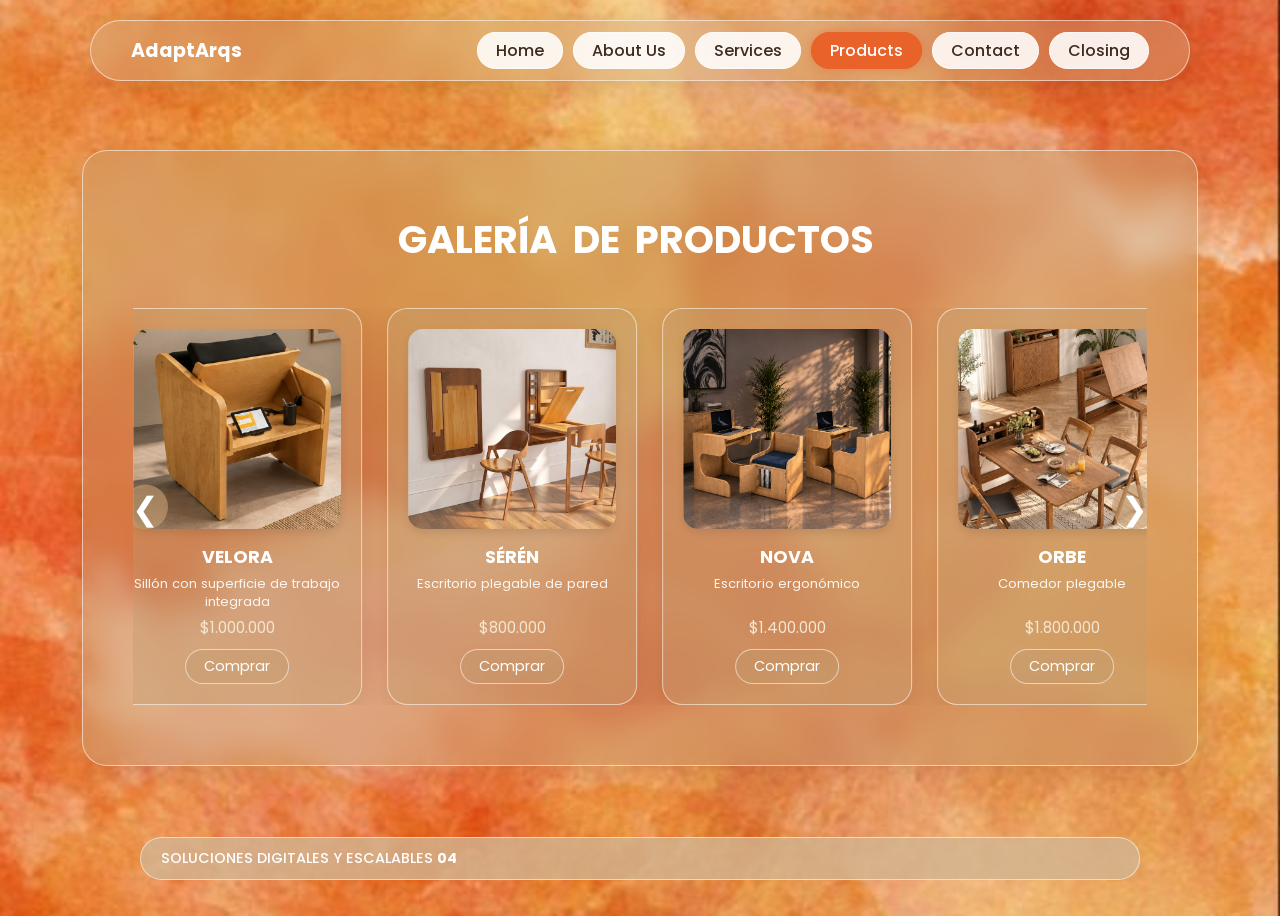
<file: products.html>
<!DOCTYPE html>
<html lang="es">
<head>
  <meta charset="UTF-8">
  <meta name="viewport" content="width=device-width, initial-scale=1.0">
  <title>AdaptArqs | Productos</title>
  <link rel="stylesheet" href="style.css">

</head>

<body>
  <!-- 🔝 NAVBAR -->
  <header class="navbar">
    <div class="logo">AdaptArqs</div>
    <nav>
      <ul class="nav-links">
        <li><a href="index.html">Home</a></li>
        <li><a href="about.html">About Us</a></li>
        <li><a href="services.html">Services</a></li>
        <li><a href="products.html" class="active">Products</a></li>
        <li><a href="contact.html">Contact</a></li>
        <li><a href="closing.html">Closing</a></li>
      </ul>
    </nav>
  </header>

  <!-- 🪑 PRODUCTOS -->
  <section class="products">
    <div class="products-container">
      <h2>GALERÍA DE PRODUCTOS</h2>

      <div class="carousel">
        <button class="arrow left" id="prevBtn">&#10094;</button>
        <div class="carousel-track" id="carouselTrack">
        </div>
        <button class="arrow right" id="nextBtn">&#10095;</button>
      </div>
    </div>
  </section>

  <!-- 🔻 FOOTER -->
  <footer class="footer">
    <p>SOLUCIONES DIGITALES Y ESCALABLES <span>04</span></p>
  </footer>

<script src="productos.js"></script>
<script>
  // 🪑 Tarjetas de la galería generadas desde el catálogo
  document.getElementById('carouselTrack').innerHTML = PRODUCTS.map(p => `
          <div class="product-card">
            ${p.videoZoom ? `<div class="video-crop" style="--zoom: ${p.videoZoom}">` : ''}
            <video muted loop playsinline preload="none" poster="${p.image}" aria-label="${p.name}: ${p.subtitle}">
              <source src="${p.video}" type="video/mp4">
            </video>
            ${p.videoZoom ? '</div>' : ''}
            <h3>${p.name}</h3>
            <p class="subtitle">${p.subtitle}</p>
            <p class="price">${formatCOP(p.price)}</p>
            <a href="buy.html?p=${p.id}" class="btn">Comprar</a>
          </div>`).join('');
</script>

<script>
  // 🎠 Carrusel infinito: avanza solo, se pausa con el cursor y recicla las tarjetas
  (function infiniteCarousel() {
    const track    = document.getElementById('carouselTrack');
    const carousel = track.parentElement;
    const prevBtn  = document.getElementById('prevBtn');
    const nextBtn  = document.getElementById('nextBtn');
    const SPEED    = 45;   // px por segundo
    let offset = 0, last = performance.now(), hovering = false, dragging = false, holdUntil = 0, tween = null;

    // El movimiento es por transform; el scroll nativo queda desactivado
    track.style.overflow = 'visible';
    track.style.willChange = 'transform';
    track.style.touchAction = 'pan-y';

    const gap    = () => parseFloat(getComputedStyle(track).columnGap) || 25;
    const stepOf = el => el.getBoundingClientRect().width + gap();

    // Pasa al final la tarjeta que salió por la izquierda (y al revés) para que nunca se acabe
    function recycle() {
      let first = track.firstElementChild;
      while (first && offset >= stepOf(first)) {
        const s = stepOf(first);
        offset -= s;
        if (tween) { tween.from -= s; tween.to -= s; }
        track.appendChild(first);
        first = track.firstElementChild;
      }
      while (offset < 0) {
        const lastCard = track.lastElementChild;
        const s = stepOf(lastCard);
        track.prepend(lastCard);
        offset += s;
        if (tween) { tween.from += s; tween.to += s; }
      }
    }

    function frame(now) {
      const dt = Math.min(64, now - last) / 1000;
      last = now;
      if (tween) {
        const k = Math.min(1, (now - tween.start) / tween.dur);
        offset = tween.from + (tween.to - tween.from) * (1 - Math.pow(1 - k, 3));
        if (k >= 1) tween = null;
      } else if (!hovering && !dragging && now > holdUntil) {
        offset += SPEED * dt;
      }
      recycle();
      track.style.transform = `translate3d(${-offset}px, 0, 0)`;
      requestAnimationFrame(frame);
    }

    // Flechas: llevan la siguiente o la anterior tarjeta al borde, con suavidad
    function nudge(dir) {
      const now = performance.now();
      let to;
      if (dir > 0) to = stepOf(track.firstElementChild);
      else to = offset > 8 ? 0 : -stepOf(track.lastElementChild);
      tween = { from: offset, to, start: now, dur: 560 };
      holdUntil = now + 2600;
    }
    nextBtn.addEventListener('click', () => nudge(1));
    prevBtn.addEventListener('click', () => nudge(-1));

    // Pausa mientras el cursor o el foco están en el carrusel
    carousel.addEventListener('mouseenter', () => { hovering = true; });
    carousel.addEventListener('mouseleave', () => { hovering = false; });
    carousel.addEventListener('focusin',  () => { hovering = true; });
    carousel.addEventListener('focusout', () => { hovering = false; });

    // Arrastre con el dedo en el celular
    let startX = 0, startOffset = 0, moved = false;
    track.addEventListener('pointerdown', e => {
      if (e.pointerType === 'mouse') return;
      dragging = true; moved = false; tween = null;
      startX = e.clientX; startOffset = offset;
    });
    window.addEventListener('pointermove', e => {
      if (!dragging) return;
      const dx = e.clientX - startX;
      if (Math.abs(dx) > 6) moved = true;
      offset = startOffset - dx;
    });
    const endDrag = () => { if (!dragging) return; dragging = false; holdUntil = performance.now() + 2600; };
    window.addEventListener('pointerup', endDrag);
    window.addEventListener('pointercancel', endDrag);
    track.addEventListener('click', e => { if (moved) { e.preventDefault(); e.stopPropagation(); moved = false; } }, true);

    // 🎬 Videos: se reproducen al pasar el cursor; en el celular, cuando la tarjeta está a la vista
    const cards = [...track.querySelectorAll('.product-card')];
    const canHover = window.matchMedia('(hover: hover)').matches;
    const play  = v => { const p = v.play(); if (p) p.catch(() => {}); };

    if (canHover) {
      cards.forEach(card => {
        const v = card.querySelector('video');
        card.addEventListener('mouseenter', () => play(v));
        card.addEventListener('mouseleave', () => v.pause());
      });
    } else if ('IntersectionObserver' in window) {
      const io = new IntersectionObserver(entries => entries.forEach(entry => {
        const v = entry.target.querySelector('video');
        if (entry.intersectionRatio >= 0.6) play(v); else v.pause();
      }), { root: carousel, threshold: [0, 0.6] });
      cards.forEach(card => io.observe(card));
    }

    requestAnimationFrame(frame);
  })();
</script>

  <script src="script.js"></script>
</body>
</html>
</file>
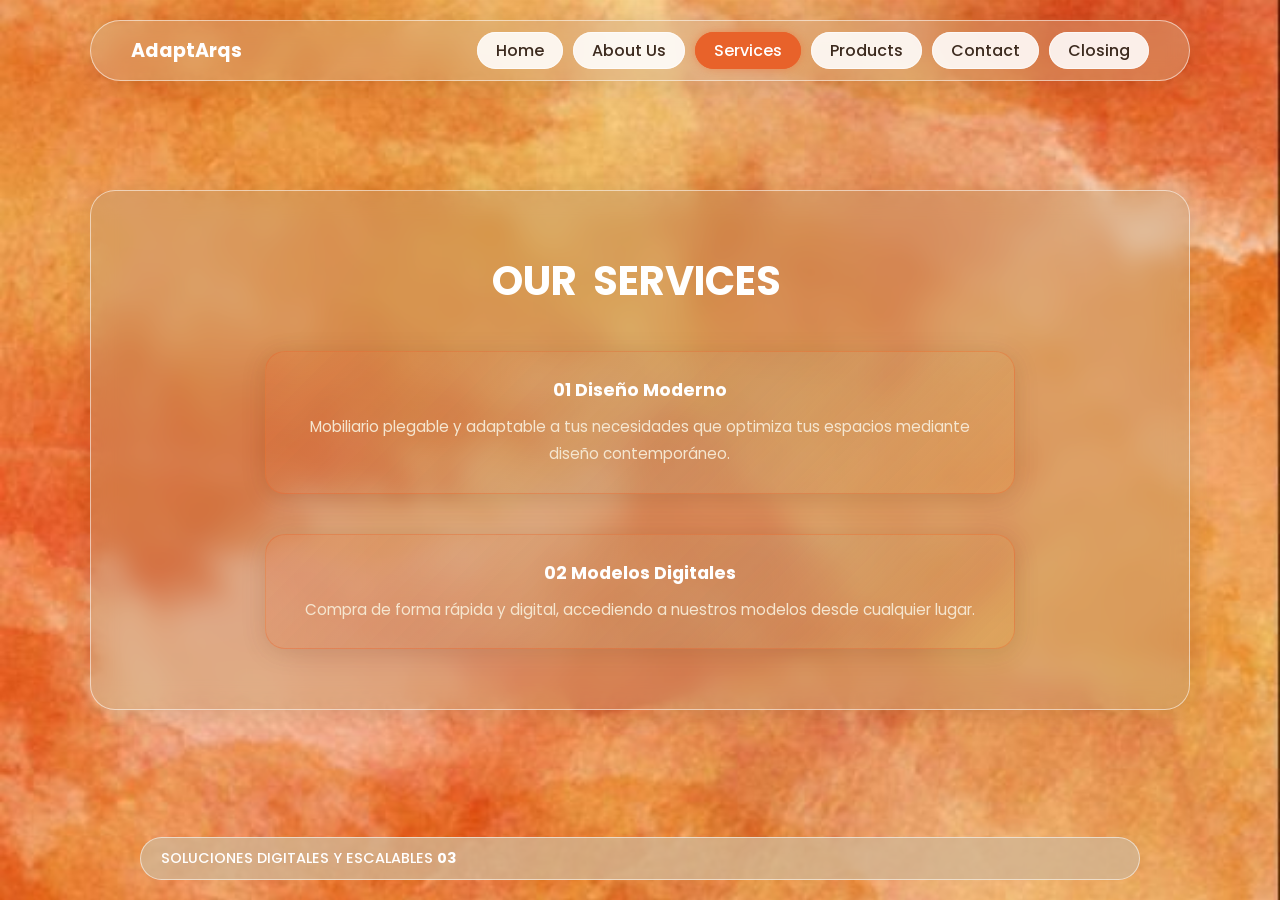
<file: services.html>
<!DOCTYPE html>
<html lang="es">
<head>
  <meta charset="UTF-8">
  <meta name="viewport" content="width=device-width, initial-scale=1.0">
  <title>AdaptArqs | Our Services</title>
  <link rel="stylesheet" href="style.css">
</head>
<body>

  <!-- 🔝 NAVBAR -->
  <header class="navbar">
    <div class="logo">AdaptArqs</div>
    <nav>
      <ul class="nav-links">
        <li><a href="index.html">Home</a></li>
        <li><a href="about.html">About Us</a></li>
        <li><a href="services.html" class="active">Services</a></li>
        <li><a href="products.html">Products</a></li>
        <li><a href="contact.html">Contact</a></li>
        <li><a href="closing.html">Closing</a></li>
      </ul>
    </nav>
  </header>

  <!-- ⚙️ OUR SERVICES SECTION -->
  <section class="services">
    <div class="services-container">
      <h2>OUR SERVICES</h2>

      <div class="services-content">
        <div class="service">
          <h3>01 Diseño Moderno</h3>
          <p>
            Mobiliario plegable y adaptable a tus necesidades que optimiza tus espacios mediante diseño contemporáneo.
          </p>
        </div>

        <div class="service">
          <h3>02 Modelos Digitales</h3>
          <p>
            Compra de forma rápida y digital, accediendo a nuestros modelos desde cualquier lugar.
          </p>
        </div>
      </div>
    </div>
  </section>

  <!-- 🔻 FOOTER -->
  <footer class="footer">
    <p>SOLUCIONES DIGITALES Y ESCALABLES <span>03</span></p>
  </footer>

  <script src="script.js"></script>
</body>
</html>
</file>
<file: style.css>
@import url('https://fonts.googleapis.com/css2?family=Poppins:wght@300;400;600;700&display=swap');
@import url('https://fonts.googleapis.com/css2?family=Montserrat:wght@700;900&display=swap');

/* === VARIABLES DE PALETA === */
:root {
  --text-primary:   #ffffff;
  --text-secondary: #f5e6d0;
  --text-light:     #e8cdb0;
  --bg-card:        rgba(195, 155, 110, 0.42);
  --bg-card-hover:  rgba(180, 140, 95, 0.55);
  --bg-navbar:      rgba(210, 175, 135, 0.38);
  --bg-footer:      rgba(210, 180, 145, 0.80);
  --border-color:   rgba(255, 255, 255, 0.55);
  --border-hover:   rgba(255, 255, 255, 0.90);
  --btn-active-bg:  rgba(255, 255, 255, 0.92);
  --btn-hover:      rgba(255, 255, 255, 1.00);
  --shadow:         0 4px 25px rgba(80, 45, 15, 0.15);

  /* === COLORES DE ACENTO === */
  --accent:         #E8622A;          /* terracota vibrante */
  --accent-light:   rgba(232, 98, 42, 0.18);
  --accent-glow:    rgba(232, 98, 42, 0.45);
  --accent2:        #F4A832;          /* ámbar cálido */
  --accent2-light:  rgba(244, 168, 50, 0.15);
  --shadow-accent:  0 4px 30px rgba(232, 98, 42, 0.22);
}

* {
  margin: 0;
  padding: 0;
  box-sizing: border-box;
  font-family: 'Poppins', sans-serif;
}


/* =============================================
   🌀 PAGE TRANSITION OVERLAY
   ============================================= */
.page-overlay {
  position: fixed;
  inset: 0;
  background: linear-gradient(
    135deg,
    rgba(232, 98, 42, 0.92) 0%,
    rgba(60, 30, 10, 0.96)  100%
  );
  z-index: 99990;
  pointer-events: none;
  opacity: 0;
  transition: opacity 0.55s cubic-bezier(0.76, 0, 0.24, 1);
}

.page-overlay.fade-in  { opacity: 1; pointer-events: all; }
.page-overlay.fade-out { opacity: 0; pointer-events: none; }

/* =============================================
   📝 SPLIT TEXT REVEAL
   ============================================= */
.split-word {
  display: inline-block;
  vertical-align: bottom;
  margin-right: 0.2em;
}

.split-word span {
  display: inline-block;
  transform: translateY(110%);
  opacity: 0;
  transition:
    transform 0.75s cubic-bezier(0.16, 1, 0.3, 1),
    opacity   0.75s cubic-bezier(0.16, 1, 0.3, 1);
  will-change: transform, opacity;
}

.split-word.revealed span {
  transform: translateY(0);
  opacity: 1;
}

/* =============================================
   🎨 BREATHING GRADIENT (hero card)
   ============================================= */
@keyframes breatheGradient {
  0%   { background-position: 0%   50%; }
  50%  { background-position: 100% 50%; }
  100% { background-position: 0%   50%; }
}

/* --- FONDO GLOBAL --- */
body {
  position: relative;
  min-height: 100vh;
  overflow-x: hidden;
  /* 'scroll' en vez de 'fixed' para que el parallax JS funcione */
  background: url('./Media/FondoNuevo2.jpeg') no-repeat center 50%;
  background-size: cover;
  background-attachment: scroll;
}

/* Secciones encima del canvas de partículas (z-index: 1) */
section, header, footer, .home-desc-section,
.about, .services, .products, .mission-vision,
.contact-section, .closing {
  position: relative;
  z-index: 2;
}

/* --- NAVBAR FIJA --- */
.navbar {
  position: fixed;
  top: 20px;
  left: 50%;
  transform: translateX(-50%);
  display: flex;
  justify-content: space-between;
  align-items: center;
  background: var(--bg-navbar);
  backdrop-filter: blur(10px);
  padding: 15px 40px;
  border-radius: 50px;
  box-shadow: var(--shadow);
  width: 90%;
  max-width: 1100px;
  z-index: 1000;
  border: 1px solid var(--border-color);
}

.logo {
  font-weight: 700;
  font-size: 1.2rem;
  color: var(--text-primary);
}

.nav-links {
  list-style: none;
  display: flex;
  gap: 10px;
}

.nav-links a {
  text-decoration: none;
  padding: 6px 18px;
  border-radius: 50px;
  border: 1px solid rgba(255,255,255,0.6);
  background: rgba(255, 255, 255, 0.88);
  color: #3d2b1f;
  transition: background 0.35s ease, border-color 0.35s ease,
              color 0.35s ease, box-shadow 0.35s ease;
  font-weight: 500;
}

.nav-links a:hover {
  background: var(--accent);
  border-color: var(--accent);
  color: #ffffff;
  box-shadow: 0 0 14px var(--accent-glow);
}

.nav-links a.active {
  background: var(--accent);
  border-color: var(--accent);
  color: #ffffff;
  box-shadow: 0 0 10px var(--accent-glow);
}

/* --- FOOTER FIJO --- */
.footer {
  position: fixed;
  bottom: 20px;
  left: 50%;
  transform: translateX(-50%);
  background: var(--bg-footer);
  width: 90%;
  max-width: 1000px;
  padding: 10px 20px;
  border-radius: 50px;
  display: flex;
  justify-content: space-between;
  align-items: center;
  font-weight: 500;
  font-size: 0.9rem;
  z-index: 1000;
  color: var(--text-primary);
  border: 1px solid var(--border-color);
}

.footer span {
  font-weight: 700;
  color: var(--text-primary);
}

/* --- HERO SECTION --- */
.hero {
  display: flex;
  justify-content: center;
  align-items: center;
  flex-direction: column;
  min-height: 100vh;
  padding-top: 150px;
  padding-bottom: 150px;
  transition: padding 1s cubic-bezier(0.25, 0.46, 0.45, 0.94);
  position: relative;
  z-index: 2;
}

.hero.scrolled {
  padding-top: 100px;
  padding-bottom: 80px;
}

.hero-content {
  background: linear-gradient(
    -45deg,
    rgba(232, 98, 42, 0.32),
    rgba(195, 155, 110, 0.52),
    rgba(244, 168, 50, 0.28),
    rgba(180, 100, 40, 0.38)
  );
  background-size: 300% 300%;
  animation: breatheGradient 7s ease infinite;
  backdrop-filter: blur(14px);
  border-radius: 25px;
  padding: 60px 48px;
  text-align: center;
  width: 80%;
  max-width: 900px;
  box-shadow: var(--shadow-accent);
  border: 1px solid rgba(232, 98, 42, 0.45);
  transition: transform 0.9s cubic-bezier(0.25, 0.46, 0.45, 0.94),
              opacity 0.9s cubic-bezier(0.25, 0.46, 0.45, 0.94);
  opacity: 0;
  transform: translateY(30px);
}

.hero-content.visible {
  opacity: 1;
  transform: translateY(0);
}

.hero-content h1 {
  font-size: clamp(3rem, 10vw, 120px);
  color: var(--text-primary);
  font-weight: 900;
  /* espacio para las colas de la "p" y la "q" de AdaptArqs */
  margin-bottom: 0.3em;
  line-height: 1;
  white-space: nowrap;
  transition: font-size 1s cubic-bezier(0.25, 0.46, 0.45, 0.94),
              text-shadow 1s cubic-bezier(0.25, 0.46, 0.45, 0.94);
  font-family: 'Montserrat', sans-serif;
  text-shadow:
    0 0 40px rgba(232, 98, 42, 0.65),
    0 0 80px rgba(232, 98, 42, 0.30),
    0 2px 8px rgba(0,0,0,0.25);
}

.hero.scrolled .hero-content h1 {
  font-size: clamp(2rem, 5vw, 3rem);
}

.hero-content p {
  color: var(--text-secondary);
  font-size: 1.1rem;
  font-family: Arial, sans-serif;
  transition: font-size 1s cubic-bezier(0.25, 0.46, 0.45, 0.94);
  letter-spacing: 0.12em;
}

/* --- TEXTO DE PROPUESTA --- */
.subtext {
  color: var(--text-secondary);
  font-weight: 400;
  font-size: 1rem;
  line-height: 1.8;
  margin-top: 25px;
  text-align: justify;
  background: rgba(195, 155, 110, 0.25);
  padding: 25px;
  border-radius: 20px;
  box-shadow: var(--shadow);
  opacity: 0;
  transform: translateY(40px);
  transition: opacity 1.1s cubic-bezier(0.25, 0.46, 0.45, 0.94),
              transform 1.1s cubic-bezier(0.25, 0.46, 0.45, 0.94);
}

.subtext.visible {
  opacity: 1;
  transform: translateY(0);
}

/* --- ABOUT SECTION --- */
.about {
  min-height: 100vh;
  display: flex;
  justify-content: center;
  align-items: center;
  flex-direction: column;
  padding: 160px 20px;
}

.about-container {
  width: 85%;
  max-width: 1000px;
  background: linear-gradient(
    135deg,
    rgba(232, 98, 42, 0.20) 0%,
    rgba(195, 155, 110, 0.44) 50%,
    rgba(244, 168, 50, 0.16) 100%
  );
  backdrop-filter: blur(10px);
  border-radius: 25px;
  padding: 60px;
  box-shadow: var(--shadow-accent);
  border: 1px solid rgba(232, 98, 42, 0.38);
  text-align: center;
  opacity: 0;
  transform: translateY(40px);
  transition: opacity 1.1s cubic-bezier(0.25, 0.46, 0.45, 0.94),
              transform 1.1s cubic-bezier(0.25, 0.46, 0.45, 0.94);
}

.about-container.visible {
  opacity: 1;
  transform: translateY(0);
}

.about-text h2 {
  font-size: 2.2rem;
  color: var(--text-primary);
  font-weight: 700;
  margin-bottom: 25px;
  position: relative;
  display: inline-block;
}

.about-text h2::after {
  content: '';
  display: block;
  width: 60%;
  height: 3px;
  background: linear-gradient(90deg, var(--accent), var(--accent2));
  border-radius: 2px;
  margin: 8px auto 0;
  opacity: 0.85;
}

.about-text p {
  color: var(--text-secondary);
  line-height: 1.8;
  margin-bottom: 40px;
}

.about-team {
  display: flex;
  justify-content: center;
  gap: 40px;
  flex-wrap: wrap;
}

.member {
  background: linear-gradient(
    160deg,
    rgba(232, 98, 42, 0.22) 0%,
    rgba(195, 155, 110, 0.45) 100%
  );
  border-radius: 20px;
  overflow: hidden;
  width: 180px;
  box-shadow: var(--shadow);
  transition: transform 0.45s cubic-bezier(0.25, 0.46, 0.45, 0.94),
              box-shadow 0.45s cubic-bezier(0.25, 0.46, 0.45, 0.94);
  border: 1px solid rgba(232, 98, 42, 0.30);
}

.member:hover {
  transform: translateY(-10px);
  box-shadow: 0 10px 28px var(--accent-glow);
}

.member img {
  width: 100%;
  height: 220px;
  object-fit: cover;
  border-bottom: 2px solid var(--border-color);
}

.member span {
  display: block;
  padding: 10px;
  font-weight: 600;
  color: var(--text-primary);
}

/* --- MISSION & VISION / ABOUT US SECTION --- */
.mission-vision {
  min-height: 100vh;
  display: flex;
  justify-content: center;
  align-items: center;
  padding: 150px 20px;
}

.mission-vision-container {
  background: var(--bg-card);
  backdrop-filter: blur(12px);
  border-radius: 25px;
  padding: 60px 80px;
  width: 90%;
  max-width: 1100px;
  box-shadow: var(--shadow);
  border: 1px solid var(--border-color);
  text-align: center;
  animation: fadeInUp 1s ease forwards;
  opacity: 0;
}

.mission-vision-container h2 {
  font-size: 2.5rem;
  color: var(--text-primary);
  font-weight: 700;
  margin-bottom: 40px;
}

.mission-vision-content {
  display: flex;
  justify-content: space-between;
  align-items: flex-start;
  gap: 50px;
  text-align: left;
}

.mission, .vision {
  flex: 1;
}

.mission h3, .vision h3 {
  font-size: 1.2rem;
  font-weight: 700;
  margin-bottom: 15px;
  color: var(--text-primary);
}

.mission p, .vision p {
  color: var(--text-secondary);
  font-size: 0.95rem;
  line-height: 1.8;
}

.divider {
  width: 2px;
  background: var(--border-color);
  border-radius: 2px;
  height: auto;
}

@keyframes fadeInUp {
  0%   { transform: translateY(40px); opacity: 0; }
  100% { transform: translateY(0);    opacity: 1; }
}

@media (max-width: 850px) {
  .mission-vision-content {
    flex-direction: column;
    gap: 30px;
    text-align: center;
  }
  .divider { display: none; }
}

/* --- SERVICES SECTION --- */
.services {
  min-height: 100vh;
  display: flex;
  justify-content: center;
  align-items: center;
  padding: 150px 20px;
}

.services-container {
  background: var(--bg-card);
  backdrop-filter: blur(12px);
  border-radius: 25px;
  padding: 60px 80px;
  width: 90%;
  max-width: 1100px;
  box-shadow: var(--shadow);
  border: 1px solid var(--border-color);
  text-align: center;
  animation: fadeInUp 1s ease forwards;
  opacity: 0;
}

.services-container h2 {
  font-size: 2.5rem;
  color: var(--text-primary);
  font-weight: 700;
  margin-bottom: 40px;
}

.services-content {
  display: flex;
  flex-direction: column;
  align-items: center;
  gap: 40px;
}

.service {
  width: 80%;
  max-width: 800px;
  background: linear-gradient(
    135deg,
    rgba(232, 98, 42, 0.18) 0%,
    rgba(195, 155, 110, 0.35) 60%,
    rgba(244, 168, 50, 0.12) 100%
  );
  padding: 25px 35px;
  border-radius: 20px;
  box-shadow: var(--shadow);
  border: 1px solid rgba(232, 98, 42, 0.35);
  transition: transform 0.5s cubic-bezier(0.25, 0.46, 0.45, 0.94),
              box-shadow 0.5s cubic-bezier(0.25, 0.46, 0.45, 0.94),
              border-color 0.5s ease;
}

.service:hover {
  transform: translateY(-8px);
  box-shadow: 0 8px 30px var(--accent-glow);
  border-color: rgba(232, 98, 42, 0.65);
}

.service h3 {
  color: var(--text-primary);
  font-weight: 700;
  font-size: 1.1rem;
  margin-bottom: 10px;
}

.service p {
  color: var(--text-secondary);
  font-size: 0.95rem;
  line-height: 1.8;
}

/* --- PRODUCTOS / CARRUSEL --- */
.products {
  min-height: 100vh;
  display: flex;
  justify-content: center;
  align-items: center;
  padding: 150px 20px;
}

.products-container {
  background: var(--bg-card);
  backdrop-filter: blur(12px);
  border-radius: 25px;
  padding: 60px 50px;
  width: 90%;
  max-width: 1150px;
  text-align: center;
  box-shadow: var(--shadow);
  border: 1px solid var(--border-color);
}

.products-container h2 {
  font-size: 2.4rem;
  font-weight: 700;
  color: var(--text-primary);
  margin-bottom: 40px;
}

/* --- Carrusel --- */
.carousel {
  position: relative;
  display: flex;
  align-items: center;
  overflow: hidden;
}

.carousel-track {
  display: flex;
  gap: 25px;
  overflow-x: auto;
  scroll-behavior: smooth;
}

.product-card {
  background: rgba(195, 155, 110, 0.38);
  border-radius: 20px;
  box-shadow: var(--shadow);
  border: 1px solid var(--border-color);
  padding: 20px;
  min-width: 250px;
  flex: 0 0 250px;
  transition: transform 0.3s ease;
}

.product-card:hover {
  transform: translateY(-8px);
}

.product-card img,
.product-card video {
  display: block;
  width: 100%;
  height: 200px;
  object-fit: cover;
  border-radius: 15px;
  margin-bottom: 15px;
  background: rgba(195, 155, 110, 0.3);
  box-shadow: 0 4px 8px rgba(0, 0, 0, 0.1);
}

/* Recorte para videos que traen texto en el borde inferior */
.video-crop {
  overflow: hidden;
  border-radius: 15px;
  margin-bottom: 15px;
  box-shadow: 0 4px 8px rgba(0, 0, 0, 0.1);
}

.product-card .video-crop video {
  margin-bottom: 0;
  box-shadow: none;
  transform: scale(var(--zoom, 1));
  transform-origin: 50% 0;
}

.product-card h3 {
  font-size: 1.1rem;
  font-weight: 700;
  color: var(--text-primary);
  margin-bottom: 5px;
}

.product-card .subtitle {
  color: var(--text-primary);
  font-size: 0.82rem;
  line-height: 1.35;
  min-height: 2.7em;
  margin-bottom: 6px;
  opacity: 0.9;
}

.product-card .price {
  color: var(--text-secondary);
  font-size: 0.95rem;
}

.product-card .price span {
  text-decoration: line-through;
  margin-left: 8px;
  color: var(--text-light);
}

.product-card .btn {
  display: inline-block;
  margin-top: 10px;
  font-size: 0.9rem;
  background: rgba(195, 155, 110, 0.4);
  border-radius: 20px;
  padding: 6px 18px;
  text-decoration: none;
  color: var(--text-primary);
  border: 1px solid var(--border-color);
  transition: 0.3s;
}

.product-card .btn:hover {
  background: var(--btn-active-bg);
  border-color: var(--border-hover);
}

.options {
  display: flex;
  justify-content: center;
  gap: 10px;
  margin-top: 10px;
}

.options button {
  border: 1px solid var(--border-color);
  background: rgba(195, 155, 110, 0.3);
  border-radius: 20px;
  padding: 5px 15px;
  cursor: pointer;
  font-size: 0.8rem;
  color: var(--text-primary);
  transition: 0.3s;
}

.options button:hover {
  background: var(--btn-active-bg);
}

/* Flechas */
.arrow {
  position: absolute;
  top: 50%;
  transform: translateY(-50%);
  background: rgba(195, 155, 110, 0.65);
  border: none;
  font-size: 2rem;
  cursor: pointer;
  border-radius: 50%;
  width: 45px;
  height: 45px;
  transition: 0.3s;
  z-index: 10;
  color: var(--text-primary);
}

.arrow:hover {
  background: var(--btn-active-bg);
}

.left  { left:  -10px; }
.right { right: -10px; }

/* --- CONTACT SECTION --- */
.contact-section {
  display: flex;
  justify-content: center;
  align-items: center;
  min-height: 100vh;
  padding: 150px 20px 60px;
}

.contact-card {
  background: var(--bg-card);
  backdrop-filter: blur(15px);
  border-radius: 30px;
  display: flex;
  align-items: center;
  justify-content: space-between;
  padding: 40px;
  width: 90%;
  max-width: 1100px;
  box-shadow: var(--shadow);
  border: 1px solid var(--border-color);
  flex-wrap: wrap;
  transition: transform 0.3s ease, box-shadow 0.3s ease;
}

.contact-card:hover {
  transform: scale(1.01);
  box-shadow: 0 8px 25px rgba(80,45,15,0.2);
}

.contact-info { flex: 1; min-width: 280px; }

.contact-info h1 {
  font-size: 2.2rem;
  font-weight: 700;
  margin-bottom: 10px;
  color: var(--text-primary);
}

.contact-info h3 {
  font-weight: 600;
  margin-bottom: 20px;
  color: var(--text-secondary);
}

.contact-info p {
  margin: 10px 0;
  font-size: 0.95rem;
  display: flex;
  align-items: center;
  gap: 10px;
  color: var(--text-secondary);
}

.contact-info span { font-size: 1.2rem; }

.contact-image {
  flex: 1;
  display: flex;
  justify-content: center;
}

.contact-image img {
  width: 100%;
  max-width: 450px;
  border-radius: 25px;
  object-fit: cover;
}

@media (max-width: 768px) {
  .contact-card { flex-direction: column; text-align: center; }
  .contact-image { margin-top: 20px; }
}

/* --- CLOSING SECTION --- */
.closing {
  display: flex;
  justify-content: center;
  align-items: center;
  flex-direction: column;
  min-height: 100vh;
  padding: 160px 20px;
}

.closing-container {
  background: var(--bg-card);
  backdrop-filter: blur(12px);
  border-radius: 25px;
  padding: 80px 60px;
  text-align: center;
  width: 85%;
  max-width: 900px;
  box-shadow: var(--shadow);
  border: 1px solid var(--border-color);
  animation: fadeInUp 1s ease forwards;
  opacity: 0;
}

.closing-container h1 {
  font-size: 3rem;
  font-weight: 700;
  color: var(--text-primary);
  margin-bottom: 20px;
}

.closing-container p {
  color: var(--text-secondary);
  font-size: 1.1rem;
  line-height: 1.8;
  margin-bottom: 40px;
}

.closing-container a {
  display: inline-block;
  padding: 10px 25px;
  border-radius: 50px;
  border: 1px solid var(--border-hover);
  background: var(--btn-active-bg);
  color: var(--text-primary);
  text-decoration: none;
  transition: 0.3s;
  font-weight: 600;
}

.closing-container a:hover {
  background: rgba(160, 120, 80, 0.7);
}

/* ============================================================
   📱 RESPONSIVE — HAMBURGER + BREAKPOINTS
   ============================================================ */

/* --- Hamburger button (creado por script.js) --- */
.hamburger {
  display: none;
  flex-direction: column;
  justify-content: center;
  gap: 5px;
  background: transparent;
  border: none;
  cursor: pointer;
  padding: 4px;
  z-index: 1100;
}

.hamburger span {
  display: block;
  width: 24px;
  height: 3px;
  background: var(--text-primary);
  border-radius: 3px;
  transition: all 0.3s ease;
}

/* Animación X al abrir */
.hamburger.active span:nth-child(1) { transform: translateY(8px) rotate(45deg); }
.hamburger.active span:nth-child(2) { opacity: 0; }
.hamburger.active span:nth-child(3) { transform: translateY(-8px) rotate(-45deg); }

/* -------- TABLET: ≤ 1024px -------- */
@media (max-width: 1024px) {
  .navbar { padding: 12px 25px; }
  .nav-links { gap: 6px; }
  .nav-links a { padding: 5px 12px; font-size: 0.85rem; }

  .hero-content { padding: 60px 40px; width: 88%; }
  .hero-content h1 { font-size: 2.6rem; }

  .services-container,
  .mission-vision-container,
  .products-container { padding: 50px 40px; width: 92%; }

  .product-card { min-width: 220px; flex: 0 0 220px; }
}

/* -------- MOBILE: ≤ 768px -------- */
@media (max-width: 768px) {
  /* ── Navbar hamburger ── */
  .hamburger { display: flex; }

  .navbar {
    top: 12px;
    border-radius: 20px;
    padding: 14px 22px;
    width: 92%;
    flex-wrap: wrap; /* Permite que el menú baje a la siguiente línea */
    position: fixed;
    align-items: center;
  }

  /* El nav wrapper necesita ocupar el 100% para empujar los links abajo */
  .navbar nav { width: 100%; }

  .nav-links {
    display: none;
    flex-direction: column;
    gap: 12px;
    width: 100%;
    padding: 16px 0 8px;
  }

  /* Animación suave al abrir en flex */
  .nav-links.open {
    display: flex;
    animation: fadeIn 0.3s ease;
  }

  @keyframes fadeIn {
    from { opacity: 0; transform: translateY(-5px); }
    to   { opacity: 1; transform: translateY(0); }
  }

  .nav-links li { list-style: none; width: 100%; }

  .nav-links a {
    display: block;
    padding: 14px 20px;
    font-size: 1.05rem;
    font-weight: 600;
    text-align: center;
    border-radius: 14px;
    background: rgba(255,255,255,0.12);
    border: 1px solid rgba(255,255,255,0.22);
    color: #ffffff;
    transition: 0.2s;
    letter-spacing: 0.02em;
  }

  .nav-links a:hover,
  .nav-links a.active {
    background: var(--accent);
    border-color: var(--accent);
    color: #ffffff;
    box-shadow: 0 0 12px var(--accent-glow);
  }

  /* ── Body background ── */
  body { background-attachment: scroll; }

  /* ── Footer ── */
  .footer {
    position: relative;
    bottom: unset;
    left: unset;
    transform: none;
    width: 92%;
    margin: 20px auto;
    border-radius: 20px;
    font-size: 0.8rem;
    flex-direction: column;
    gap: 4px;
    text-align: center;
  }

  /* ── Hero ── */
  .hero { padding-top: 120px; padding-bottom: 80px; }

  .hero-content {
    width: 92%;
    padding: 40px 24px;
    border-radius: 18px;
  }

  .hero-content h1 { font-size: 2rem; }
  .hero-content p  { font-size: 0.95rem; }

  .subtext { font-size: 0.9rem; padding: 18px; }

  /* ── About (index home-desc) ── */
  .home-title-row,
  .about-title-row {
    max-width: 100%;
    padding: 0 4%;
  }

  .home-title-row h1,
  .about-title-row h1 { font-size: 2.4rem; }

  .home-desc-card,
  .about-desc-card {
    max-width: 100%;
    padding: 22px 20px;
    margin: 0 4%;
    width: auto;
  }

  .home-desc-card .lead,
  .about-desc-card .lead { font-size: 1.2rem; }

  .home-desc-card .sub,
  .about-desc-card .sub  { font-size: 1rem; }

  /* ── About page (propuesta/team) ── */
  .about { padding: 120px 16px 80px; }
  .about-container { padding: 30px 20px; }
  .about-text h2 { font-size: 1.6rem; }

  .about-team { gap: 20px; }
  .member { width: 140px; }
  .member img { height: 170px; }

  /* ── Mission/Vision ── */
  .mission-vision { padding: 120px 16px 80px; }
  .mission-vision-container { padding: 36px 20px; width: 92%; }
  .mission-vision-container h2 { font-size: 1.8rem; margin-bottom: 24px; }
  .mission-vision-content { flex-direction: column; gap: 24px; text-align: center; }
  .divider { display: none; }

  /* ── Services ── */
  .services { padding: 120px 16px 80px; }
  .services-container { padding: 36px 20px; width: 92%; }
  .services-container h2 { font-size: 1.8rem; margin-bottom: 24px; }
  .service { width: 100%; padding: 20px; }

  /* ── Products carousel: scroll snap ── */
  .products { padding: 120px 8px 80px; }
  .products-container { padding: 26px 10px; width: 98%; }
  .products-container h2 { font-size: 1.5rem; margin-bottom: 18px; }

  /* Carousel layout tweaks for mobile */
  .arrow { 
    width: 32px; 
    height: 32px; 
    font-size: 1.2rem; 
    border-radius: 50%;
    z-index: 20;
  }
  .arrow.left  { left: 4px; }
  .arrow.right { right: 4px; }

  .carousel-track {
    display: flex;
    overflow: hidden; /* Hide scrollbar completely, we use JS arrows now */
    gap: 14px;
    padding: 10px 16px 16px;
  }

  .product-card {
    flex: 0 0 calc(100vw - 80px); /* Leave room for arrows on sides */
    min-width: 0;
    max-width: 320px;
    padding: 16px;
    border-radius: 18px;
  }

  .product-card img,
  .product-card video {
    height: 180px;
    width: 100%;
    object-fit: cover;
    border-radius: 12px;
  }

  .product-card h3 { font-size: 1rem; }
  .product-card .price { font-size: 1rem; }
  .product-card .btn { font-size: 0.85rem; padding: 9px 14px; }

  /* ── Contact ── */
  .contact-section { padding: 120px 16px 80px; }
  .contact-card { flex-direction: column; padding: 24px 20px; text-align: center; width: 92%; }
  .contact-info h1 { font-size: 1.6rem; }
  .contact-image img { max-width: 300px; }

  /* ── Closing ── */
  .closing { padding: 120px 16px 80px; }
  .closing-container { padding: 40px 24px; width: 92%; }
  .closing-container h1 { font-size: 2rem; }
  .closing-container p  { font-size: 0.95rem; }
}

/* -------- EXTRA SMALL: ≤ 480px -------- */
@media (max-width: 480px) {
  .navbar { top: 8px; width: 94%; padding: 10px 16px; }
  .logo { font-size: 1rem; }

  .hero-content h1 { font-size: 1.6rem; }
  .home-title-row h1,
  .about-title-row h1 { font-size: 1.8rem; }

  .home-desc-card .lead,
  .about-desc-card .lead { font-size: 1rem; }

  .product-card { min-width: 170px; flex: 0 0 170px; }
  .product-card img,
  .product-card video { height: 140px; }

  .about-team { flex-direction: column; align-items: center; }
  .member { width: 160px; }

  .mission-vision-container h2,
  .services-container h2,
  .products-container h2 { font-size: 1.4rem; }

  .closing-container h1 { font-size: 1.6rem; }
}
</file>
<file: style_buy.css>
@import url('https://fonts.googleapis.com/css2?family=Poppins:wght@300;400;600;700&display=swap');

:root {
  --text-primary:   #ffffff;
  --text-secondary: #f5e6d0;
  --text-light:     #7a5c42;
  --bg-card:        rgba(195, 155, 110, 0.42);
  --bg-navbar:      rgba(210, 175, 135, 0.38);
  --bg-footer:      rgba(210, 180, 145, 0.80);
  --border-color:   rgba(255, 255, 255, 0.55);
  --border-hover:   rgba(255, 255, 255, 0.90);
  --btn-active-bg:  rgba(255, 255, 255, 0.92);
  --btn-hover:      rgba(255, 255, 255, 1.00);
  --shadow:         0 4px 25px rgba(80, 45, 15, 0.15);
}

* { margin: 0; padding: 0; box-sizing: border-box; font-family: 'Poppins', sans-serif; }

body {
  font-family: 'Poppins', sans-serif;
  background: url('./Media/FONDONUEVO.jpg') no-repeat center center fixed;
  background-size: cover;
  min-height: 100vh;
  overflow-x: hidden;
}

/* --- NAVBAR --- */
.navbar {
  position: fixed;
  top: 20px;
  left: 50%;
  transform: translateX(-50%);
  display: flex;
  justify-content: space-between;
  align-items: center;
  background: var(--bg-navbar);
  backdrop-filter: blur(10px);
  padding: 15px 40px;
  border-radius: 50px;
  box-shadow: var(--shadow);
  border: 1px solid var(--border-color);
  width: 90%;
  max-width: 1100px;
  z-index: 1000;
}

.logo { font-weight: 700; font-size: 1.2rem; color: var(--text-primary); }

.nav-links { list-style: none; display: flex; gap: 10px; }

.nav-links a {
  text-decoration: none;
  color: #3d2b1f;
  padding: 6px 18px;
  border-radius: 50px;
  border: 1px solid rgba(255,255,255,0.6);
  background: rgba(255, 255, 255, 0.88);
  transition: 0.3s;
  font-weight: 500;
}

.nav-links a:hover,
.nav-links a.active {
  background: #ffffff;
  border-color: #ffffff;
  color: #3d2b1f;
}

/* --- FICHA DE PRODUCTO (réplica del catálogo) ---
   Medidas tomadas de la ficha original de 1440×810: 1cqw = 14.4px */
.sheet-page {
  width: min(92vw, 1280px);
  margin: 130px auto 60px;
  container-type: inline-size;
}

.sheet-back {
  display: inline-block;
  margin-bottom: 14px;
  color: #ffffff;
  text-decoration: none;
  font-weight: 500;
  font-size: 0.95rem;
  text-shadow: 0 1px 6px rgba(60, 30, 10, 0.35);
  transition: opacity 0.3s;
}

.sheet-back:hover { opacity: 0.8; }

.sheet {
  display: grid;
  grid-template-columns: 47.6cqw 1fr;
  grid-template-rows: minmax(48.6cqw, auto);
  column-gap: 6.9cqw;
  padding: 3.9cqw 6.2cqw 3.75cqw 3.9cqw;
  background: #ffffff;
  border-radius: 6px;
  box-shadow: 0 18px 50px rgba(60, 30, 10, 0.22);
  color: #1d1d1d;
}

/* La ficha usa las tipografías del catálogo, no la global (Poppins) */
.sheet * { font-family: inherit; }
.sheet { font-family: 'Hind', Arial, sans-serif; }

.sheet-photo { position: relative; overflow: hidden; }

.sheet-photo img {
  position: absolute;
  inset: 0;
  width: 100%;
  height: 100%;
  object-fit: cover;
  display: block;
}

.sheet-info {
  display: flex;
  flex-direction: column;
  padding-top: 2.5cqw;
}

.sheet-title {
  font-family: 'Hanken Grotesk', 'Helvetica Neue', Arial, sans-serif;
  font-weight: 400;
  font-size: max(22px, 2.5cqw);
  line-height: 1.42;
  letter-spacing: -0.01em;
  text-align: center;
  color: #1d1d1d;
  margin-bottom: 1.3cqw;
}

.sheet-title em {
  font-style: italic;
  font-weight: 300;
  color: #8a3a02;
}

.sheet-desc {
  font-family: 'Hind', Arial, sans-serif;
  font-size: max(14px, 1.25cqw);
  line-height: 1.55;
  color: #6b6b6b;
  text-align: center;
  margin-bottom: 2.6cqw;
}

.sheet-desc.align-left { text-align: left; }

.sheet-spec-title {
  font-family: 'Hind', Arial, sans-serif;
  font-weight: 600;
  font-size: max(15px, 1.39cqw);
  color: #2b2b2b;
  margin-bottom: 1.6cqw;
}

.sheet-specs { margin: 0; }

.spec-row {
  display: flex;
  justify-content: space-between;
  align-items: center;
  gap: 2cqw;
  padding: 0.75cqw 0;
  border-bottom: 1px solid #a0a0a0;
  font-family: 'Hind', Arial, sans-serif;
  font-size: max(14px, 1.25cqw);
  line-height: 1.5;
  color: #555555;
}

.spec-row dt { flex-shrink: 0; }

.spec-row dd {
  margin: 0;
  text-align: right;
  max-width: 62%;
}

/* Colores */
.swatches { display: flex; gap: 0.55cqw; }

.swatch {
  width: max(18px, 1.46cqw);
  height: max(18px, 1.46cqw);
  border-radius: 50%;
  border: none;
  padding: 0;
  cursor: pointer;
  transition: transform 0.25s ease, box-shadow 0.25s ease;
}

.swatch:hover { transform: scale(1.12); }

.swatch.selected {
  box-shadow: 0 0 0 2px #ffffff, 0 0 0 3.5px #8a3a02;
}

.sheet-add {
  margin-top: 1.8cqw;
  padding: max(11px, 0.85cqw);
  background: #8a3a02;
  color: #ffffff;
  border: none;
  border-radius: 3px;
  font-family: 'Hind', Arial, sans-serif;
  font-weight: 600;
  font-size: max(14px, 1.15cqw);
  letter-spacing: 0.06em;
  cursor: pointer;
  transition: background 0.3s ease;
}

.sheet-add:hover { background: #6a2c00; }

.sheet-contact {
  position: relative;
  margin: auto -4.2cqw 0 -3.75cqw;
  padding: 2.4cqw 0 1.2cqw;
  display: flex;
  justify-content: space-between;
  align-items: center;
  border-bottom: 1px solid #1d1d1d;
}

.sheet-contact a {
  display: inline-flex;
  align-items: center;
  gap: 0.6cqw;
  color: #1d1d1d;
  text-decoration: none;
  font-family: 'Nunito Sans', 'Avenir', Arial, sans-serif;
  font-size: max(14px, 1.39cqw);
}

.sheet-contact a:first-child { letter-spacing: 0.1em; }

.sheet-phone { margin-right: 4.4cqw; font-weight: 300; }
.sheet-phone svg { width: max(18px, 1.6cqw); height: max(18px, 1.6cqw); }

.sheet-spark {
  position: absolute;
  right: -0.55cqw;
  bottom: -0.55cqw;
  width: max(12px, 1.1cqw);
  height: max(12px, 1.1cqw);
  fill: #1d1d1d;
}

/* ============================================================
   📱 RESPONSIVE — BUY PAGE
   ============================================================ */
.hamburger {
  display: none;
  flex-direction: column;
  gap: 5px;
  background: transparent;
  border: none;
  cursor: pointer;
  padding: 4px;
  z-index: 1100;
}
.hamburger span { display: block; width: 24px; height: 3px; background: var(--text-primary); border-radius: 3px; transition: 0.3s; }
.hamburger.active span:nth-child(1) { transform: translateY(8px) rotate(45deg); }
.hamburger.active span:nth-child(2) { opacity: 0; }
.hamburger.active span:nth-child(3) { transform: translateY(-8px) rotate(-45deg); }

@media (max-width: 768px) {
  .hamburger { display: flex; }

  .navbar {
    top: 12px;
    border-radius: 20px;
    padding: 14px 22px;
    width: 92%;
    flex-wrap: wrap; /* Permite que el menú baje a la siguiente línea */
    position: fixed;
    align-items: center;
  }

  /* El nav wrapper necesita ocupar el 100% para empujar los links abajo */
  .navbar nav { width: 100%; }

  .nav-links {
    display: none;
    flex-direction: column;
    gap: 12px;
    width: 100%;
    padding: 16px 0 8px;
  }

  /* Animación suave al abrir en flex */
  .nav-links.open {
    display: flex;
    animation: fadeIn 0.3s ease;
  }

  @keyframes fadeIn {
    from { opacity: 0; transform: translateY(-5px); }
    to   { opacity: 1; transform: translateY(0); }
  }

  .nav-links li { list-style: none; width: 100%; }

  .nav-links a {
    display: block;
    padding: 14px 20px;
    font-size: 1.05rem;
    font-weight: 600;
    text-align: center;
    border-radius: 14px;
    background: rgba(255,255,255,0.12);
    border: 1px solid rgba(255,255,255,0.22);
    color: #ffffff;
    transition: 0.2s;
    letter-spacing: 0.02em;
  }

  .nav-links a:hover,
  .nav-links a.active {
    background: rgba(255,255,255,0.28);
    border-color: rgba(255,255,255,0.5);
    color: #ffffff;
  }

  body { background-attachment: scroll; }
}

@media (max-width: 980px) {
  /* Ficha: foto arriba, información abajo */
  .sheet-page { margin-top: 110px; }

  .sheet {
    grid-template-columns: 1fr;
    grid-template-rows: auto;
    padding: 18px 18px 22px;
    row-gap: 22px;
  }

  .sheet-photo { aspect-ratio: 4 / 3; }

  .sheet-info { padding-top: 0; }
  .sheet-title { font-size: 1.45rem; margin-bottom: 10px; }
  .sheet-desc { font-size: 0.95rem; margin-bottom: 20px; }
  .sheet-spec-title { font-size: 1rem; margin-bottom: 8px; }
  .spec-row { font-size: 0.9rem; padding: 9px 0; }
  .swatches { gap: 8px; }
  .swatch { width: 22px; height: 22px; }
  .sheet-add { margin-top: 18px; font-size: 0.95rem; padding: 13px; }

  .sheet-contact {
    margin: 22px 0 0;
    padding: 0 0 12px;
    flex-wrap: wrap;
    gap: 10px;
  }

  .sheet-contact a { font-size: 0.85rem; gap: 6px; }
  .sheet-phone { margin-right: 14px; }
  .sheet-phone svg { width: 18px; height: 18px; }
  .sheet-spark { right: -6px; bottom: -6px; width: 12px; height: 12px; }
}

@media (max-width: 600px) {
  .sheet-photo { aspect-ratio: 1 / 1; }
}

@media (max-width: 480px) {
  .sheet { padding: 14px 14px 18px; }
  .sheet-title { font-size: 1.25rem; }
  .spec-row dd { max-width: 58%; }
}
</file>
<file: checkout.css>
@import url('https://fonts.googleapis.com/css2?family=Poppins:wght@300;400;600;700&display=swap');

:root {
  --text-primary:   #ffffff;
  --text-secondary: #f5e6d0;
  --bg-card:        rgba(195, 155, 110, 0.42);
  --bg-navbar:      rgba(210, 175, 135, 0.38);
  --border-color:   rgba(255, 255, 255, 0.55);
  --border-hover:   rgba(255, 255, 255, 0.90);
  --btn-active-bg:  rgba(255, 255, 255, 0.92);
  --shadow:         0 4px 25px rgba(80, 45, 15, 0.15);
}

* { margin: 0; padding: 0; box-sizing: border-box; font-family: 'Poppins', sans-serif; }

body {
  background: url('./Media/FONDONUEVO.jpg') no-repeat center center fixed;
  background-size: cover;
  min-height: 100vh;
  overflow-x: hidden;
}

.navbar {
  position: fixed;
  top: 20px;
  left: 50%;
  transform: translateX(-50%);
  display: flex;
  justify-content: space-between;
  align-items: center;
  background: var(--bg-navbar);
  backdrop-filter: blur(10px);
  padding: 15px 40px;
  border-radius: 50px;
  box-shadow: var(--shadow);
  border: 1px solid var(--border-color);
  width: 90%;
  max-width: 1100px;
  z-index: 1000;
}

.logo { font-weight: 700; font-size: 1.2rem; color: var(--text-primary); }
.nav-links { list-style: none; display: flex; gap: 10px; }
.nav-links a {
  text-decoration: none;
  color: #3d2b1f;
  padding: 6px 18px;
  border-radius: 50px;
  border: 1px solid rgba(255,255,255,0.6);
  background: rgba(255, 255, 255, 0.88);
  transition: 0.3s;
  font-weight: 500;
}
.nav-links a:hover,
.nav-links a.active {
  background: #ffffff;
  border-color: #ffffff;
  color: #3d2b1f;
}

/* --- CHECKOUT BOX --- */
.checkout-box {
  width: 90%;
  max-width: 1050px;
  margin: 140px auto 50px;
  background: var(--bg-card);
  backdrop-filter: blur(10px);
  border-radius: 40px;
  padding: 50px;
  box-shadow: var(--shadow);
  border: 1px solid var(--border-color);
  text-align: center;
}

.checkout-box h1 {
  font-size: 2rem;
  font-weight: 700;
  margin-bottom: 10px;
  color: var(--text-primary);
}

.checkout-box .desc {
  color: var(--text-secondary);
  font-size: 1rem;
  margin-bottom: 40px;
}

.checkout-container {
  display: flex;
  justify-content: space-around;
  align-items: flex-start;
  flex-wrap: wrap;
  gap: 40px;
  text-align: left;
}

/* resumen */
.product-summary { flex: 1; min-width: 260px; }
.product-summary h2 { margin-bottom: 10px; font-weight: 600; color: var(--text-primary); }
.product-summary img {
  width: 180px;
  border-radius: 15px;
  box-shadow: var(--shadow);
  margin-bottom: 15px;
}
.details p { color: var(--text-secondary); margin-bottom: 6px; font-size: 0.95rem; }
.details strong { color: var(--text-primary); }

/* formulario */
.payment-form { flex: 1; min-width: 320px; }
.payment-form h2 { font-size: 1.3rem; margin-bottom: 20px; color: var(--text-primary); }

.input-group { margin-bottom: 15px; }
.input-group label { font-weight: 600; font-size: 0.9rem; color: var(--text-primary); display: block; margin-bottom: 4px; }
.input-group input,
.input-group select {
  width: 100%;
  padding: 10px 12px;
  border-radius: 10px;
  border: 1px solid var(--border-color);
  background: rgba(230, 200, 165, 0.5);
  color: var(--text-primary);
  font-size: 0.9rem;
  font-family: 'Poppins', sans-serif;
  margin-top: 0;
}
.input-group input:focus,
.input-group select:focus { border-color: var(--border-hover); outline: none; }

.form-row { display: flex; gap: 15px; }

.btn-confirm {
  width: 100%;
  background: rgba(100, 65, 30, 0.8);
  color: #f5e6d0;
  padding: 13px;
  border: none;
  border-radius: 25px;
  font-weight: 600;
  font-size: 1rem;
  cursor: pointer;
  margin-top: 15px;
  transition: 0.3s;
  font-family: 'Poppins', sans-serif;
}
.btn-confirm:hover { background: rgba(80, 45, 10, 0.95); }

/* ============================================================
   📱 RESPONSIVE — CHECKOUT PAGE
   ============================================================ */
.hamburger {
  display: none;
  flex-direction: column;
  gap: 5px;
  background: transparent;
  border: none;
  cursor: pointer;
  padding: 4px;
  z-index: 1100;
}
.hamburger span { display: block; width: 24px; height: 3px; background: #fff; border-radius: 3px; transition: 0.3s; }
.hamburger.active span:nth-child(1) { transform: translateY(8px) rotate(45deg); }
.hamburger.active span:nth-child(2) { opacity: 0; }
.hamburger.active span:nth-child(3) { transform: translateY(-8px) rotate(-45deg); }

@media (max-width: 768px) {
  .hamburger { display: flex; }

  .navbar {
    top: 12px;
    border-radius: 20px;
    padding: 14px 22px;
    width: 92%;
    flex-wrap: wrap; /* Permite que el menú baje a la siguiente línea */
    position: fixed;
    align-items: center;
  }

  /* El nav wrapper necesita ocupar el 100% para empujar los links abajo */
  .navbar nav { width: 100%; }

  .nav-links {
    display: none;
    flex-direction: column;
    gap: 12px;
    width: 100%;
    padding: 16px 0 8px;
  }

  /* Animación suave al abrir en flex */
  .nav-links.open {
    display: flex;
    animation: fadeIn 0.3s ease;
  }

  @keyframes fadeIn {
    from { opacity: 0; transform: translateY(-5px); }
    to   { opacity: 1; transform: translateY(0); }
  }

  .nav-links li { list-style: none; width: 100%; }

  .nav-links a {
    display: block;
    padding: 14px 20px;
    font-size: 1.05rem;
    font-weight: 600;
    text-align: center;
    border-radius: 14px;
    background: rgba(255,255,255,0.12);
    border: 1px solid rgba(255,255,255,0.22);
    color: #ffffff;
    transition: 0.2s;
    letter-spacing: 0.02em;
  }

  .nav-links a:hover,
  .nav-links a.active {
    background: rgba(255,255,255,0.28);
    border-color: rgba(255,255,255,0.5);
    color: #ffffff;
  }

  body { background-attachment: scroll; }

  .checkout-box {
    padding: 110px 16px 80px;
    width: 100%;
  }

  .checkout-box h1 { font-size: 1.8rem; }
  .checkout-box .desc { font-size: 0.9rem; }

  .checkout-container {
    flex-direction: column;
    gap: 20px;
  }

  .product-summary, .payment-form {
    width: 100%;
    min-width: unset;
  }

  /* form-row stacks vertically */
  .form-row { flex-direction: column; gap: 0; }

  .payment-form h2 { font-size: 1.3rem; }
  .btn-confirm { font-size: 0.95rem; }
}

@media (max-width: 480px) {
  .checkout-box h1 { font-size: 1.4rem; }
  .checkout-box { padding: 100px 12px 60px; }
}
</file>
